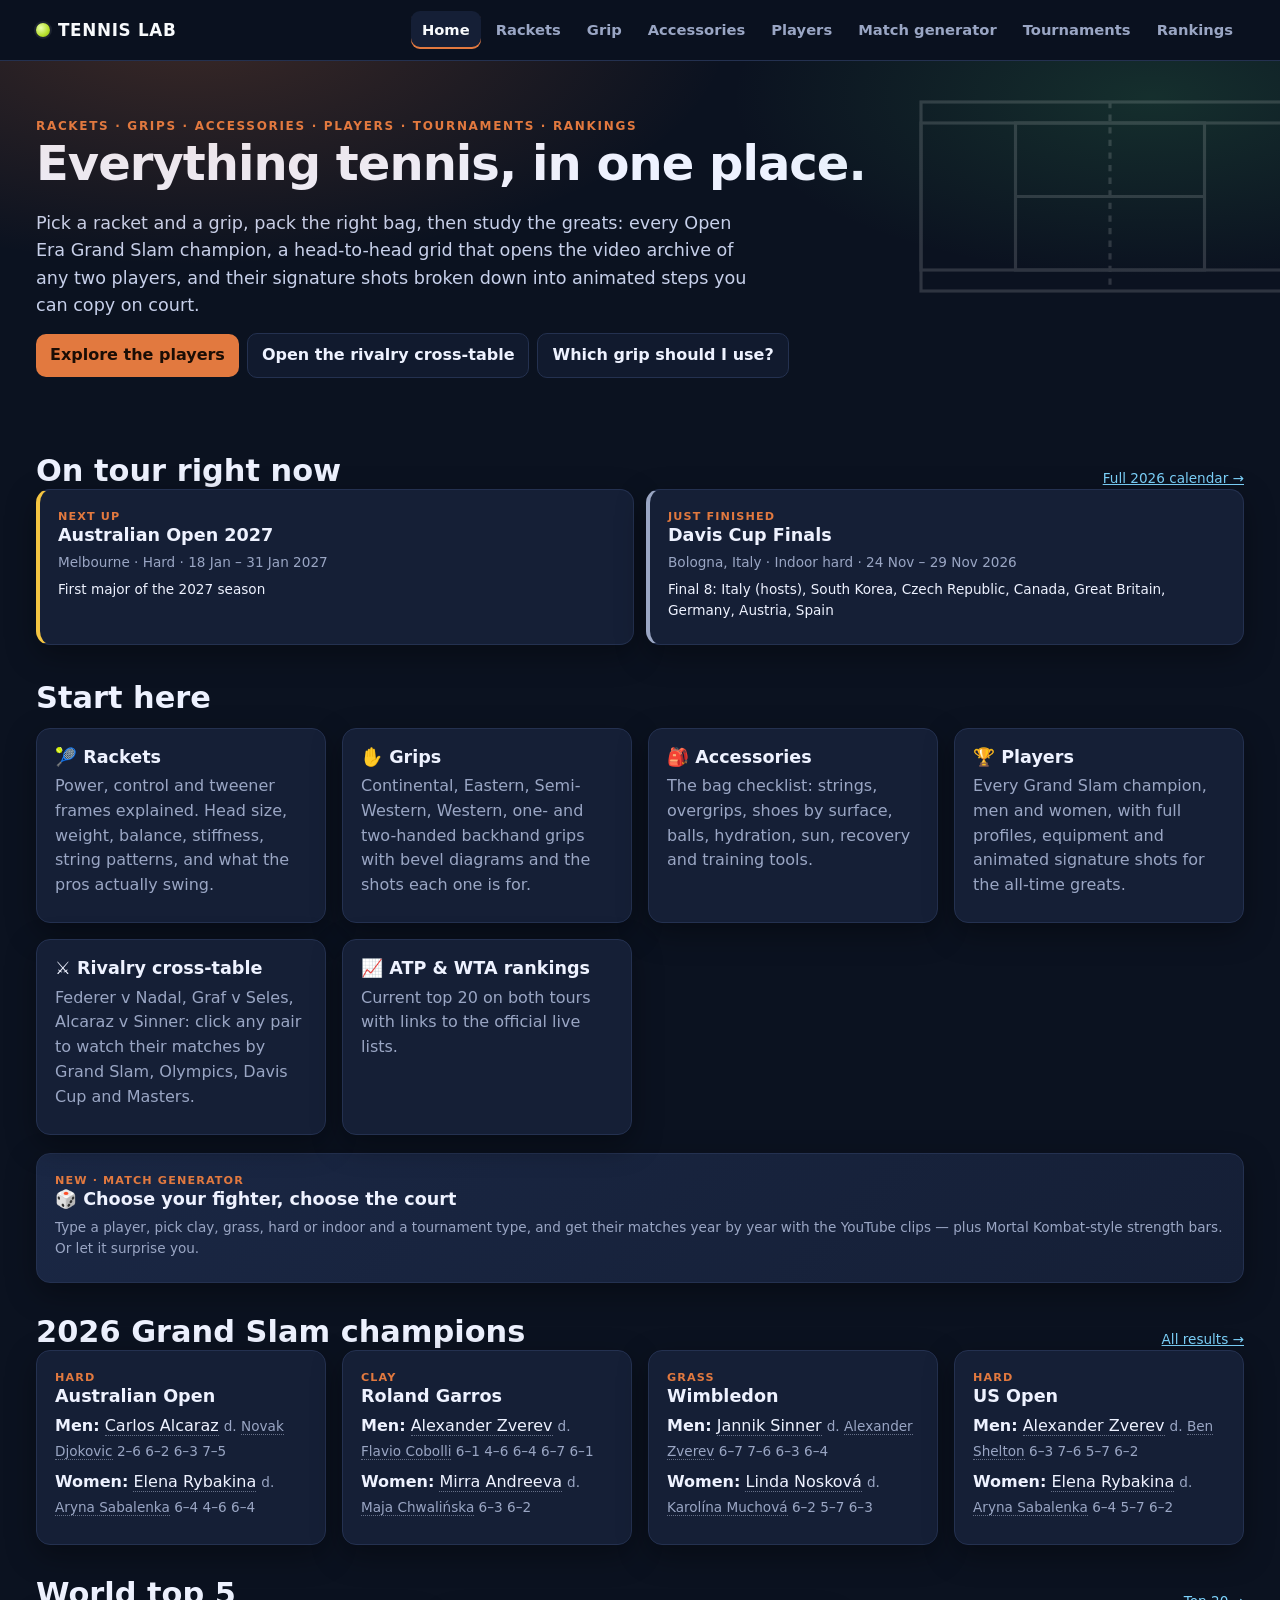
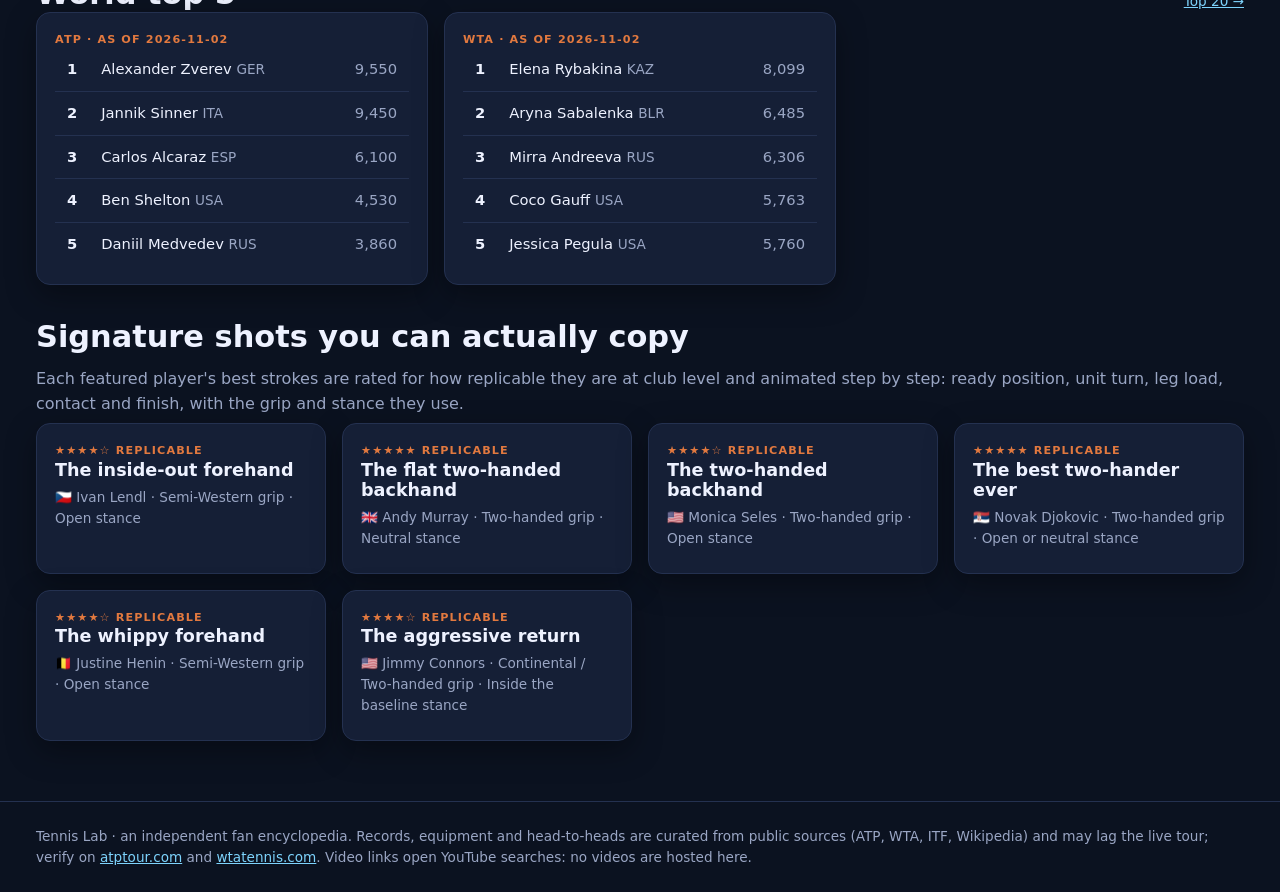
<file: index.html>
<!doctype html><html lang="en"><head><meta charset="utf-8"><meta name="viewport" content="width=device-width,initial-scale=1"><link rel="icon" href="/assets/favicon.svg"><link rel="stylesheet" href="/css/style.css"><script src="/js/common.js"></script><title>Tennis Lab — rackets, grips, players, rivalries and signature shots</title><meta name="description" content="A tennis encyclopedia: racket and grip guides, every Grand Slam champion, a head-to-head video archive and animated signature shots you can copy."></head><body>
<div id="site-header"></div>
<section class="hero"><div class="wrap">
<svg class="court-lines" viewBox="0 0 400 220" fill="none" stroke="#fff" stroke-width="3"><rect x="20" y="20" width="360" height="180"/><rect x="20" y="40" width="360" height="140"/><line x1="200" y1="20" x2="200" y2="200" stroke-dasharray="6 6"/><rect x="110" y="40" width="180" height="140"/><line x1="110" y1="110" x2="290" y2="110"/></svg>
<div class="kicker">Rackets · Grips · Accessories · Players · Tournaments · Rankings</div>
<h1>Everything tennis, in one place.</h1>
<p class="lead">Pick a racket and a grip, pack the right bag, then study the greats: every Open Era Grand Slam champion, a head-to-head grid that opens the video archive of any two players, and their signature shots broken down into animated steps you can copy on court.</p>
<div class="controls"><a class="btn" href="/players">Explore the players</a><a class="btn ghost" href="/players#crosstable">Open the rivalry cross-table</a><a class="btn ghost" href="/grip">Which grip should I use?</a></div>
</div></section>
<main class="wrap">
<div class="section-head"><h2>On tour right now</h2><a href="/tournaments" class="small">Full 2026 calendar →</a></div>
<div class="now" id="now"></div>
<h2>Start here</h2>
<div class="grid">
<a class="card link" href="/rackets"><h3>🎾 Rackets</h3><p class="muted">Power, control and tweener frames explained. Head size, weight, balance, stiffness, string patterns, and what the pros actually swing.</p></a>
<a class="card link" href="/grip"><h3>✋ Grips</h3><p class="muted">Continental, Eastern, Semi-Western, Western, one- and two-handed backhand grips with bevel diagrams and the shots each one is for.</p></a>
<a class="card link" href="/accessories"><h3>🎒 Accessories</h3><p class="muted">The bag checklist: strings, overgrips, shoes by surface, balls, hydration, sun, recovery and training tools.</p></a>
<a class="card link" href="/players"><h3>🏆 Players</h3><p class="muted">Every Grand Slam champion, men and women, with full profiles, equipment and animated signature shots for the all-time greats.</p></a>
<a class="card link" href="/players#crosstable"><h3>⚔️ Rivalry cross-table</h3><p class="muted">Federer v Nadal, Graf v Seles, Alcaraz v Sinner: click any pair to watch their matches by Grand Slam, Olympics, Davis Cup and Masters.</p></a>
<a class="card link" href="/rankings"><h3>📈 ATP & WTA rankings</h3><p class="muted">Current top 20 on both tours with links to the official live lists.</p></a>
</div>
<a class="card link" href="/generator" style="margin:18px 0;background:linear-gradient(135deg,#1a2744,#151f36)"><div class="ribbon">New · Match generator</div><h3>🎲 Choose your fighter, choose the court</h3><p class="muted small">Type a player, pick clay, grass, hard or indoor and a tournament type, and get their matches year by year with the YouTube clips — plus Mortal Kombat-style strength bars. Or let it surprise you.</p></a>
<div class="section-head"><h2>2026 Grand Slam champions</h2><a href="/tournaments" class="small">All results →</a></div>
<div class="grid" id="slams"></div>
<div class="section-head"><h2>World top 5</h2><a href="/rankings" class="small">Top 20 →</a></div>
<div class="grid wide" id="top5"></div>
<h2>Signature shots you can actually copy</h2>
<p class="muted">Each featured player's best strokes are rated for how replicable they are at club level and animated step by step: ready position, unit turn, leg load, contact and finish, with the grip and stance they use.</p>
<div class="grid" id="shotpicks"></div>
</main>
<div id="site-footer"></div>
<script>
(async()=>{
 const [T,R,P]=await TL.load('tournaments','rankings','players');
 const byName=Object.fromEntries(P.map(p=>[p.name,p])); const pl=n=>TL.plink(byName[n],n);
 const today=new Date(); const d=s=>new Date(s+'T00:00:00');
 const fmt=(a,b)=>{const o={day:'numeric',month:'short'};return d(a).toLocaleDateString('en-GB',o)+' – '+d(b).toLocaleDateString('en-GB',{...o,year:'numeric'})};
 const events=[...T.slams.map(s=>({name:s.name,city:s.city,surface:s.surface,start:s.start,end:s.end,note:s.men.champion?`Champions: ${s.men.champion} · ${s.women.champion}`:''})),...T.upcoming];
 const live=events.filter(e=>d(e.start)<=today&&today<=d(e.end)); const next=events.filter(e=>d(e.start)>today).sort((a,b)=>d(a.start)-d(b.start)).slice(0,live.length?2:3); const last=events.filter(e=>d(e.end)<today).sort((a,b)=>d(b.end)-d(a.end))[0];
 document.getElementById('now').innerHTML=[...live.map(e=>({...e,k:'',tag:'Happening now'})),...next.map(e=>({...e,k:'next',tag:'Next up'})),...(last?[{...last,k:'done',tag:'Just finished'}]:[])].map(e=>`<div class="card ${e.k}"><div class="ribbon">${e.tag}</div><h3>${TL.esc(e.name)}</h3><p class="muted small">${TL.esc(e.city)} · ${TL.esc(e.surface)} · ${fmt(e.start,e.end)}</p><p class="small">${TL.esc(e.note||'')}</p></div>`).join('');
 document.getElementById('slams').innerHTML=T.slams.map(s=>`<div class="card"><div class="ribbon">${TL.esc(s.surface)}</div><h3>${TL.esc(s.name)}</h3><p><b>Men:</b> ${pl(s.men.champion)} <span class="muted small">d. ${pl(s.men.runnerUp)} ${TL.esc(s.men.score)}</span></p><p><b>Women:</b> ${pl(s.women.champion)} <span class="muted small">d. ${pl(s.women.runnerUp)} ${TL.esc(s.women.score)}</span></p></div>`).join('');
 const row=(list,label)=>`<div class="card"><div class="ribbon">${label} · as of ${R.asOf}</div><table>${list.slice(0,5).map(r=>`<tr><td class="num" style="width:30px"><b>${r.rank}</b></td><td>${TL.esc(r.player)} <span class="muted small">${r.country}</span></td><td class="num muted">${r.points.toLocaleString()}</td></tr>`).join('')}</table></div>`;
 document.getElementById('top5').innerHTML=row(R.atp,'ATP')+row(R.wta,'WTA');
 const picks=P.filter(p=>p.featured).flatMap(p=>p.shots.filter(s=>s.replicable>=4).map(s=>({p,s}))).sort(()=>Math.random()-.5).slice(0,6);
 document.getElementById('shotpicks').innerHTML=picks.map(({p,s})=>`<a class="card link" href="/player?id=${p.id}#shots"><div class="ribbon">${'★'.repeat(s.replicable)}${'☆'.repeat(5-s.replicable)} replicable</div><h3>${TL.esc(s.name)}</h3><p class="muted small">${TL.flag(p)} ${TL.esc(p.name)} · ${TL.esc(s.grip)} grip · ${TL.esc(s.stance)} stance</p></a>`).join('');
})();
</script></body></html>
</file>
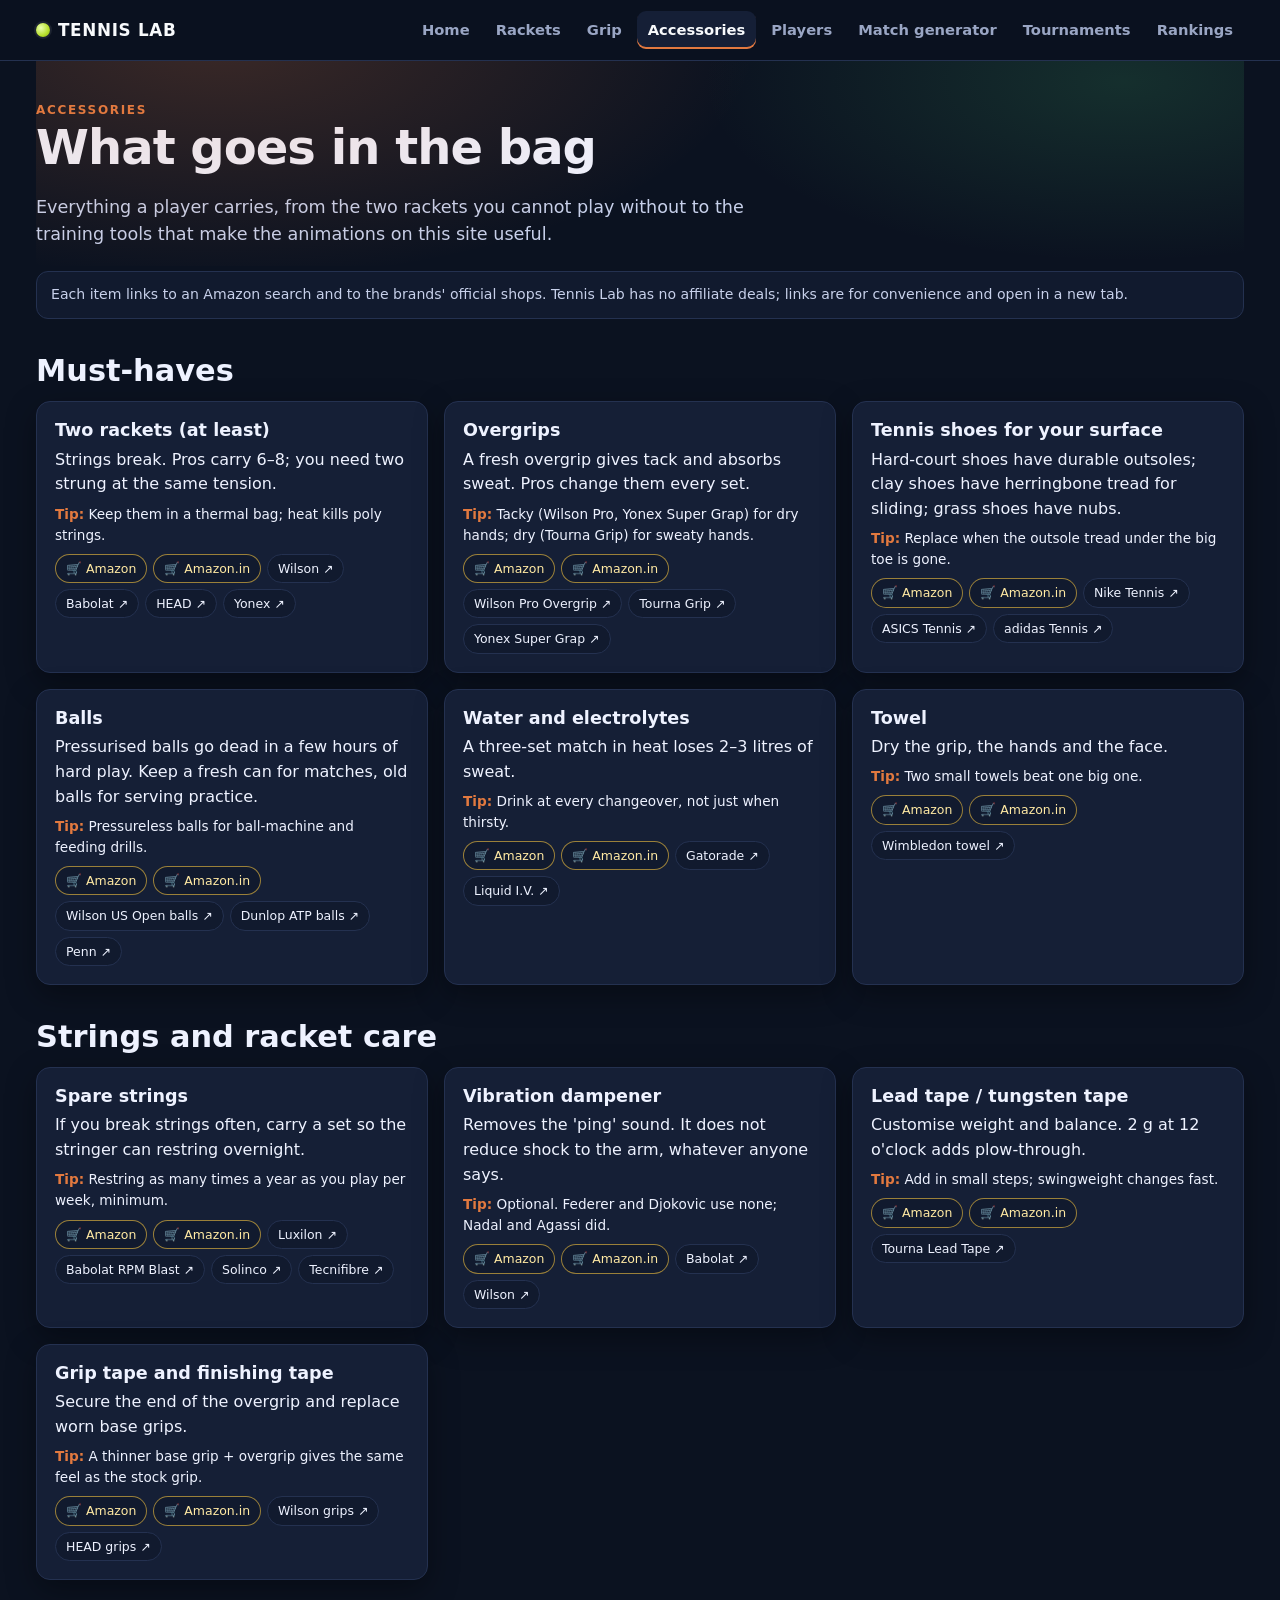
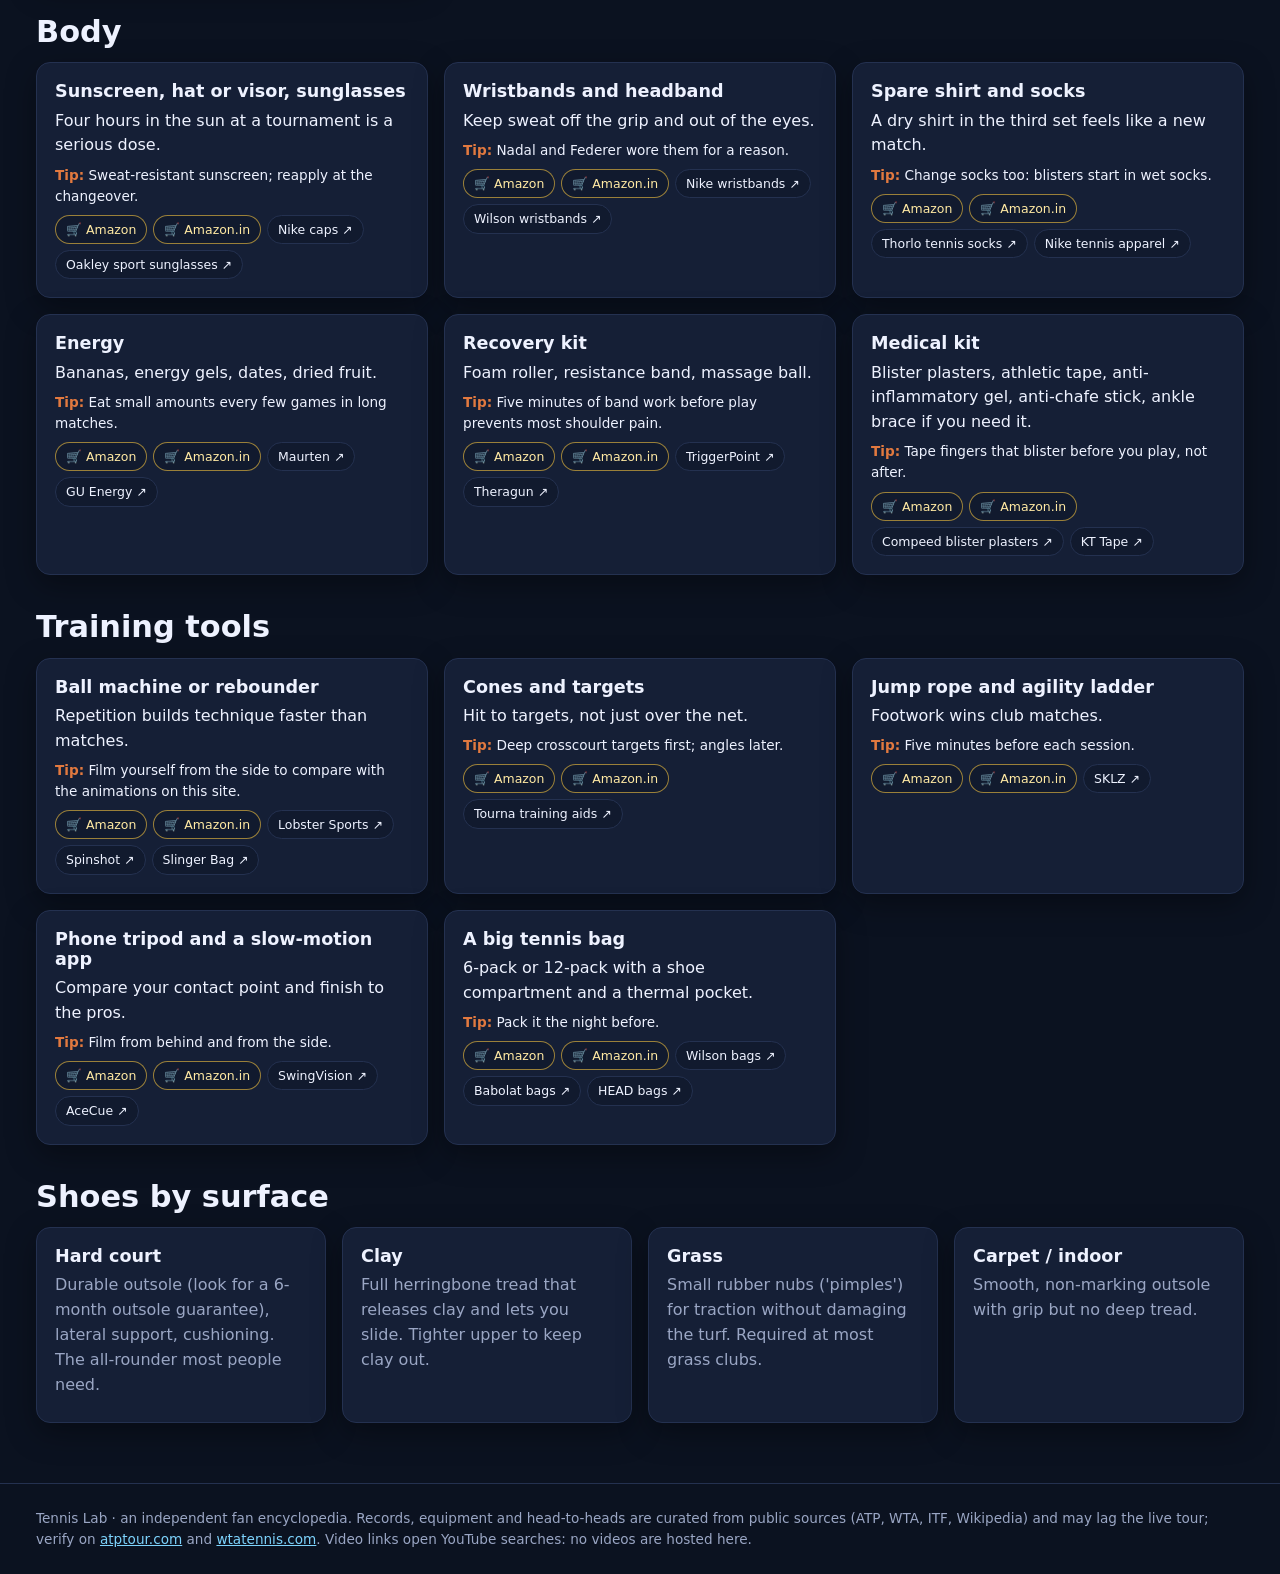
<file: accessories.html>
<!doctype html><html lang="en"><head><meta charset="utf-8"><meta name="viewport" content="width=device-width,initial-scale=1"><link rel="icon" href="/assets/favicon.svg"><link rel="stylesheet" href="/css/style.css"><script src="/js/common.js"></script><title>Tennis accessories and bag checklist — Tennis Lab</title></head><body>
<div id="site-header"></div>
<main class="wrap"><section class="hero" style="padding:40px 0 10px"><div class="kicker">Accessories</div><h1>What goes in the bag</h1><p class="lead">Everything a player carries, from the two rackets you cannot play without to the training tools that make the animations on this site useful.</p></section>
<p class="notice">Each item links to an Amazon search and to the brands' official shops. Tennis Lab has no affiliate deals; links are for convenience and open in a new tab.</p><div id="groups"></div>
<h2>Shoes by surface</h2><div class="grid">
<div class="card"><h3>Hard court</h3><p class="muted">Durable outsole (look for a 6-month outsole guarantee), lateral support, cushioning. The all-rounder most people need.</p></div>
<div class="card"><h3>Clay</h3><p class="muted">Full herringbone tread that releases clay and lets you slide. Tighter upper to keep clay out.</p></div>
<div class="card"><h3>Grass</h3><p class="muted">Small rubber nubs ('pimples') for traction without damaging the turf. Required at most grass clubs.</p></div>
<div class="card"><h3>Carpet / indoor</h3><p class="muted">Smooth, non-marking outsole with grip but no deep tread.</p></div>
</div></main><div id="site-footer"></div>
<script>(async()=>{const [A]=await TL.load('accessories');document.getElementById('groups').innerHTML=A.map(g=>`<h2>${TL.esc(g.group)}</h2><div class="grid wide">${g.items.map(i=>`<div class="card"><h3>${TL.esc(i.name)}</h3><p>${TL.esc(i.why)}</p><p class="small"><b style="color:var(--clay)">Tip:</b> ${TL.esc(i.tip)}</p>${i.buy?`<div class="buy"><a class="amz" target="_blank" rel="noopener nofollow" href="https://www.amazon.com/s?k=${encodeURIComponent(i.buy.amazon)}">🛒 Amazon</a><a class="amz" target="_blank" rel="noopener nofollow" href="https://www.amazon.in/s?k=${encodeURIComponent(i.buy.amazon)}">🛒 Amazon.in</a>${i.buy.official.map(([n,u])=>`<a target="_blank" rel="noopener nofollow" href="${u}">${TL.esc(n)} ↗</a>`).join('')}</div>`:''}</div>`).join('')}</div>`).join('');})();</script></body></html>
</file>
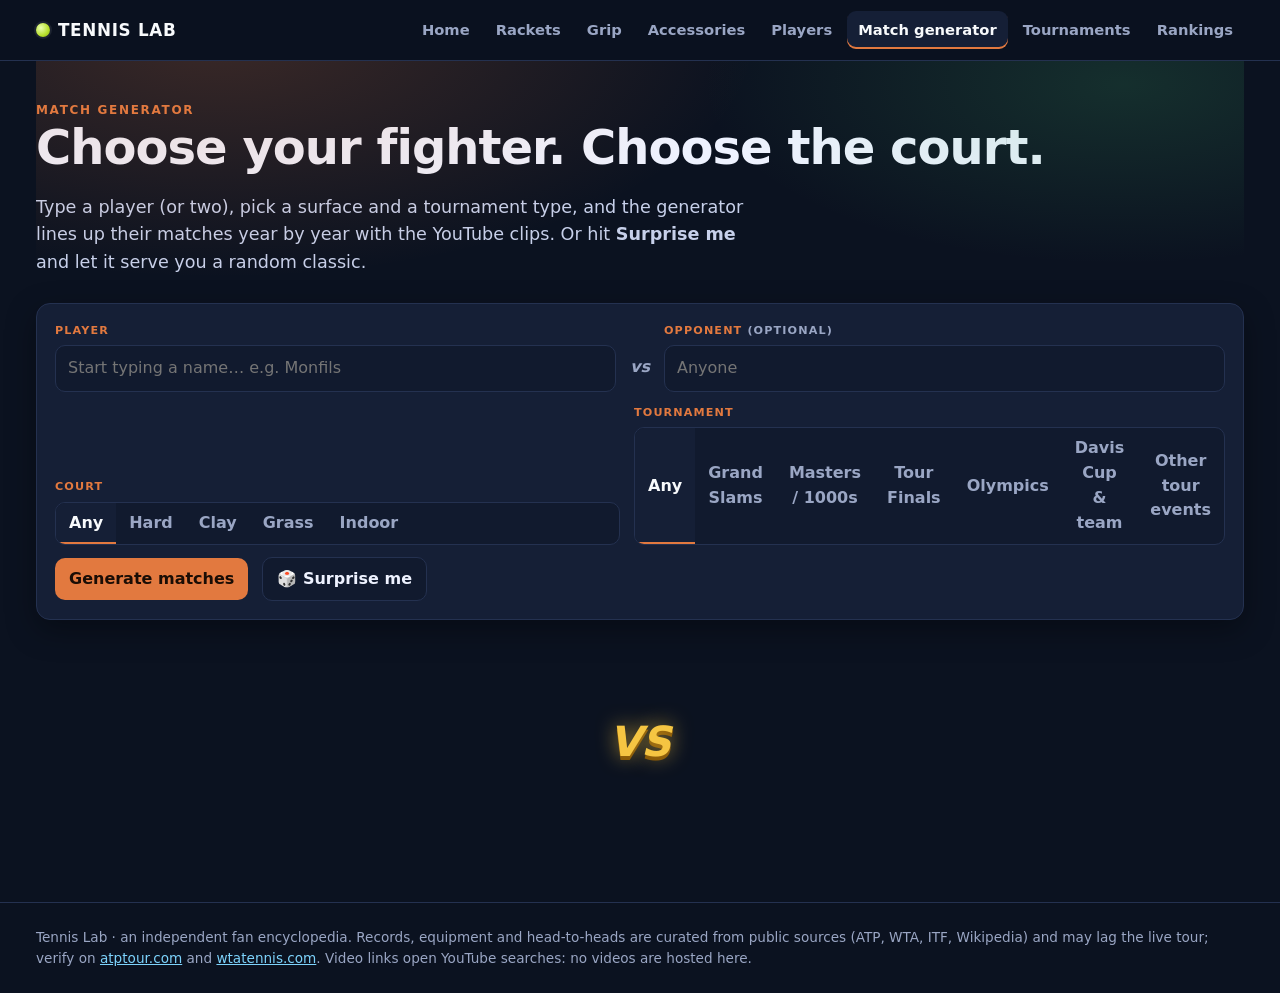
<file: generator.html>
<!doctype html><html lang="en"><head><meta charset="utf-8"><meta name="viewport" content="width=device-width,initial-scale=1"><link rel="icon" href="/assets/favicon.svg"><link rel="stylesheet" href="/css/style.css"><script src="/js/common.js"></script><title>Match generator — pick a player, a court and a tournament, get the videos — Tennis Lab</title></head><body>
<div id="site-header"></div>
<main class="wrap">
<section class="hero" style="padding:40px 0 10px"><div class="kicker">Match generator</div><h1>Choose your fighter. Choose the court.</h1><p class="lead">Type a player (or two), pick a surface and a tournament type, and the generator lines up their matches year by year with the YouTube clips. Or hit <b>Surprise me</b> and let it serve you a random classic.</p></section>

<div class="gen-controls card">
 <div class="gen-row">
  <label class="gen-field"><span class="ribbon">Player</span><input type="text" id="p1" list="names" placeholder="Start typing a name… e.g. Monfils" autocomplete="off"></label>
  <div class="gen-vs">vs</div>
  <label class="gen-field"><span class="ribbon">Opponent <span class="muted">(optional)</span></span><input type="text" id="p2" list="names" placeholder="Anyone" autocomplete="off"></label>
 </div>
 <datalist id="names"></datalist>
 <div class="gen-row">
  <div class="gen-field"><span class="ribbon">Court</span><div class="seg" id="surf"><button class="on" data-v="any">Any</button><button data-v="hard">Hard</button><button data-v="clay">Clay</button><button data-v="grass">Grass</button><button data-v="indoor">Indoor</button></div></div>
  <div class="gen-field"><span class="ribbon">Tournament</span><div class="seg" id="cat"><button class="on" data-v="any">Any</button><button data-v="slam">Grand Slams</button><button data-v="m1000">Masters / 1000s</button><button data-v="finals">Tour Finals</button><button data-v="oly">Olympics</button><button data-v="team">Davis Cup &amp; team</button><button data-v="tour">Other tour events</button></div></div>
 </div>
 <div class="gen-row gen-actions">
  <button class="btn" id="go">Generate matches</button>
  <button class="btn ghost" id="rnd">🎲 Surprise me</button>
  <span class="muted small" id="gcount"></span>
 </div>
</div>

<div class="stage" id="stage" hidden>
 <div class="fighter-slot" id="f1"></div>
 <div class="vsflash" id="vsflash">VS</div>
 <div class="fighter-slot" id="f2"></div>
</div>

<div id="pick"></div>
<div id="results"></div>
</main><div id="site-footer"></div>
<script>
(async()=>{
 const [P,RV]=await TL.load('players','rivalries'); let V={matches:{},rivalries:{},shots:{},players:{}}; try{[V]=await TL.load('videos');}catch(e){}
 const byName=Object.fromEntries(P.map(p=>[p.name,p])), byId=Object.fromEntries(P.map(p=>[p.id,p]));
 const last=n=>n.split(' ').slice(-1)[0];
 const norm=s=>s.toLowerCase().normalize('NFD').replace(/[̀-ͯ]/g,'').trim();
 const findP=q=>{q=norm(q);if(!q)return null;return byName[Object.keys(byName).find(n=>norm(n)===q)]||P.find(p=>norm(p.name).includes(q))||P.find(p=>norm(last(p.name))===q)||null};

 // Surface by event (and year, where the event moved) and tournament category.
 const CLAY=['Roland Garros','Rome','Monte Carlo','Barcelona','Hamburg','Umag','Houston'], GRASS=['Wimbledon',"Queen's Club",'Halle'], INDOOR=['ATP Finals','WTA Finals','Paris','Basel','Rotterdam','Vienna','Sofia','Masters (NY)','Philadelphia','Laver Cup'];
 const OLY={1988:'hard',1992:'clay',1996:'hard',2000:'hard',2004:'hard',2008:'hard',2012:'grass',2016:'hard',2020:'hard',2021:'hard',2024:'clay'};
 function surf(e,y,tour){
  if(e==='Australian Open')return y<=1987?'grass':'hard';
  if(e==='US Open')return y<=1974?'grass':y<=1977?'clay':'hard';
  if(e==='Madrid')return y>=2009?'clay':'indoor';
  if(e==='Stuttgart')return tour==='ATP'&&y>=2015?'grass':'clay';
  if(e==='Acapulco')return y>=2014?'hard':'clay';
  if(e==='Olympics')return OLY[y]||'hard';
  if(e==='Davis Cup')return 'mixed';
  if(CLAY.includes(e))return 'clay'; if(GRASS.includes(e))return 'grass'; if(INDOOR.includes(e))return 'indoor'; return 'hard';
 }
 const SLAMS=['Australian Open','Roland Garros','Wimbledon','US Open'], TEAM=['Davis Cup','Fed Cup','Billie Jean King Cup','Laver Cup','United Cup','Hopman Cup'], FINALS=['ATP Finals','WTA Finals','Masters (NY)','Masters'], M1000=['Indian Wells','Miami','Rome','Madrid','Cincinnati','Monte Carlo','Shanghai','Paris','Montreal','Toronto','Canadian Open','Hamburg','Wuhan'];
 const cat=(e,tour)=>SLAMS.includes(e)?'slam':e==='Olympics'?'oly':TEAM.includes(e)?'team':FINALS.includes(e)?'finals':(M1000.includes(e)||(e==='Beijing'&&tour==='WTA'))?'m1000':'tour';
 const SURFL={hard:'Hard court',clay:'Clay',grass:'Grass',indoor:'Indoor hard',mixed:'Davis Cup (varies)'}, CATL={slam:'Grand Slam',m1000:'Masters / 1000',finals:'Tour Finals',oly:'Olympics',team:'Team event',tour:'Tour event'};
 const ROUND={F:'Final',SF:'Semifinal',QF:'Quarterfinal',R16:'Round of 16',R32:'Third round',R64:'Second round',R128:'First round',RR:'Round robin'};
 // Flatten every curated meeting once.
 const ALL=[];RV.forEach(r=>{const a=byName[r.a],b=byName[r.b];if(!a||!b)return;r.meetings.forEach(m=>ALL.push({r,a,b,...m,s:surf(m.event,m.year,a.tour),c:cat(m.event,a.tour),vids:V.matches[[r.a,r.b,m.year,m.event,m.round].join('|')]||[]}))});

 const state={p1:null,p2:null,surf:'any',cat:'any'};
 document.getElementById('names').innerHTML=P.slice().sort((a,b)=>a.name.localeCompare(b.name)).map(p=>`<option value="${TL.esc(p.name)}">${TL.flag(p)} ${p.tour} · ${TL.slams(p)} majors</option>`).join('');
 const filtered=()=>ALL.filter(m=>(!state.p1||m.a===state.p1||m.b===state.p1)&&(!state.p2||m.a===state.p2||m.b===state.p2)&&(state.surf==='any'||m.s===state.surf||(state.surf==='hard'&&m.s==='indoor'))&&(state.cat==='any'||m.c===state.cat));

 // ---- Fighter cards (character-select screen) ----
 const KEYS=[['serve','Serve'],['forehand','Forehand'],['backhand','Backhand'],['return','Return'],['volley','Net game'],['movement','Movement'],['mental','Clutch']];
 const overall=p=>Math.round(Object.values(p.ratings||{}).reduce((a,b)=>a+b,0)/7);
 function fighter(p,side){
  const slot=document.getElementById(side);
  if(!p){slot.innerHTML=`<div class="fighter empty"><div class="qmark">?</div><p class="muted small">${side==='f1'?'Pick a player':'Any opponent'}</p></div>`;return;}
  const best=(V.players[p.id+'|best']||[])[0];
  const bg=best?`style="background-image:linear-gradient(180deg,rgba(11,18,32,.15),rgba(11,18,32,.95)),url(https://i.ytimg.com/vi/${best.id}/hqdefault.jpg)"`:'';
  slot.innerHTML=`<div class="fighter ${p.tour==='ATP'?'atp':'wta'}" ${bg}>
   <div class="bigflag">${TL.flag(p)}</div>
   <div class="fname"><span class="first">${TL.esc(p.name.split(' ').slice(0,-1).join(' '))}</span><span class="lastname">${TL.esc(last(p.name))}</span></div>
   <div class="ftag">${TL.esc(p.style||'')}</div>
   <div class="fmeta"><span class="pill">${TL.slams(p)} majors</span><span class="pill">${p.hand==='L'?'Lefty':'Righty'} · ${p.backhand==='1'?'1HBH':'2HBH'}</span><span class="pill gold">OVR ${overall(p)}</span></div>
   <div class="bars">${KEYS.map(([k,l],i)=>`<div class="bar"><span>${l}</span><div class="track"><i style="--w:${p.ratings?.[k]||60}%;--d:${i*90}ms"></i></div><b>${p.ratings?.[k]||60}</b></div>`).join('')}</div>
   <a class="small" href="/player?id=${p.id}">Full profile →</a>
  </div>`;
  requestAnimationFrame(()=>requestAnimationFrame(()=>slot.querySelector('.fighter').classList.add('in')));
 }
 function stage(){const st=document.getElementById('stage');if(!state.p1&&!state.p2){st.hidden=true;return;}st.hidden=false;fighter(state.p1,'f1');fighter(state.p2,'f2');const v=document.getElementById('vsflash');v.classList.remove('hit');void v.offsetWidth;v.classList.add('hit');}

 // ---- Results ----
 const chips=m=>`<span class="pill ${m.s}">${SURFL[m.s]}</span><span class="pill">${CATL[m.c]}</span>`;
 const matchCard=(m,big)=>{const v=m.vids[0];const vs=`${m.a.name} vs ${m.b.name}`;const q=TL.yt(`${vs} ${m.event} ${m.year} ${(ROUND[m.round]||m.round).toLowerCase()} highlights`);
  return`<div class="mcard ${big?'big':''}"><div class="mhead"><span class="yr">${m.year}</span><div><b>${TL.esc(m.event)} · ${TL.esc(ROUND[m.round]||m.round)}</b><br><span class="small">${TL.flag(m.a)} ${TL.plink(m.a)} <span class="muted">vs</span> ${TL.flag(m.b)} ${TL.plink(m.b)} · <span class="muted">${TL.esc(m.winner)} won ${TL.esc(m.score)}</span></span><div style="margin-top:4px">${chips(m)}</div></div></div>
  ${v?`<div class="mvid">${TL.video(v)}</div>`:`<div class="searchall"><a target="_blank" rel="noopener" href="${q}">▶ Find this match on YouTube</a></div>`}
  ${m.vids.length>1&&big?`<div class="vidgrid">${m.vids.slice(1,4).map(x=>TL.video(x)).join('')}</div>`:''}
  <div class="searchall small"><a target="_blank" rel="noopener" href="${q}">▶ More of this match</a><a href="/players?h2h=${m.a.id},${m.b.id}#crosstable">Full ${TL.esc(last(m.a.name))}–${TL.esc(last(m.b.name))} archive →</a></div></div>`};
 const surfWord={any:'',hard:'hard court',clay:'clay court',grass:'grass court',indoor:'indoor'}, catWord={any:'',slam:'grand slam',m1000:'masters 1000',finals:'ATP Finals OR WTA Finals',oly:'olympics',team:'davis cup',tour:'ATP 500 OR ATP 250 OR WTA 500'};
 function fallback(){
  const n1=state.p1?state.p1.name:document.getElementById('p1').value.trim(), n2=state.p2?state.p2.name:document.getElementById('p2').value.trim();
  if(!n1&&!n2)return'';
  const who=n1&&n2?`${n1} vs ${n2}`:(n1||n2); const ctx=[surfWord[state.surf],catWord[state.cat]].filter(Boolean).join(' ');
  const yrs=[];for(let i=0;i<4;i++)yrs.push(1995+Math.floor(Math.random()*31));
  return`<div class="card" style="margin-top:16px"><div class="ribbon">Beyond the curated archive</div><h3>${TL.esc(who)}${ctx?` · ${TL.esc(ctx)}`:''}</h3><p class="small muted">The curated archive only covers champions and their big rivalries. These searches open YouTube directly for the combination you chose — including players who are not in the database (Dustin Brown fans, this is for you).</p><div class="searchall"><a target="_blank" rel="noopener" href="${TL.yt(`${who} ${ctx} highlights`)}">▶ ${TL.esc(who)} ${TL.esc(ctx)} highlights</a><a target="_blank" rel="noopener" href="${TL.yt(`${who} ${ctx} full match`)}">▶ Full match</a><a target="_blank" rel="noopener" href="${TL.yt(`${who} best points`)}">▶ Best points</a>${yrs.map(y=>`<a target="_blank" rel="noopener" href="${TL.yt(`${who} ${y} ${ctx} highlights`)}">🎲 ${y}</a>`).join('')}</div></div>`;
 }
 function render(pick){
  const ms=filtered().sort((x,y)=>y.year-x.year||x.event.localeCompare(y.event));
  document.getElementById('gcount').textContent=ms.length?`${ms.length} curated match${ms.length>1?'es':''} with ${ms.reduce((n,m)=>n+m.vids.length,0)} videos`:'';
  const pk=document.getElementById('pick'), rs=document.getElementById('results');
  pk.innerHTML=pick?`<div class="section-head"><h2>🎲 Tonight's match</h2><button class="btn ghost sm" id="again">Spin again</button></div>${matchCard(pick,true)}`:'';
  if(pick){document.getElementById('again').onclick=()=>surprise();pk.scrollIntoView({behavior:'smooth',block:'start'});}
  if(!ms.length){rs.innerHTML=(state.p1||document.getElementById('p1').value?`<p class="muted" style="margin-top:14px">No curated meeting matches that combination yet.</p>`:'')+fallback();return;}
  const years=[...new Set(ms.map(m=>m.year))];
  rs.innerHTML=`<div class="section-head"><h2>Year by year</h2><span class="muted small">${years[years.length-1]}–${years[0]} · newest first</span></div>${years.map(y=>`<h3 class="yearhead">${y} <span class="muted small">${ms.filter(m=>m.year===y).length} match${ms.filter(m=>m.year===y).length>1?'es':''}</span></h3><div class="mgrid">${ms.filter(m=>m.year===y).map(m=>matchCard(m)).join('')}</div>`).join('')}${fallback()}`;
 }
 function surprise(){
  let ms=filtered(); if(!ms.length)ms=ALL.filter(m=>m.vids.length); if(!ms.length)ms=ALL;
  const m=ms[Math.floor(Math.random()*ms.length)];
  if(!state.p1){state.p1=m.a;document.getElementById('p1').value=m.a.name;}
  const other=m.a===state.p1?m.b:m.a; state.p2=other; document.getElementById('p2').value=other.name;
  sync(); stage(); render(m);
 }
 function sync(){const u=new URLSearchParams();if(state.p1)u.set('p',state.p1.id);if(state.p2)u.set('o',state.p2.id);if(state.surf!=='any')u.set('court',state.surf);if(state.cat!=='any')u.set('type',state.cat);history.replaceState(null,'',u.toString()?'?'+u:location.pathname);}
 function readInputs(){state.p1=findP(document.getElementById('p1').value);state.p2=findP(document.getElementById('p2').value);if(state.p2&&state.p2===state.p1)state.p2=null;}
 ['p1','p2'].forEach(id=>{const el=document.getElementById(id);el.addEventListener('change',()=>{readInputs();sync();stage();});el.addEventListener('keydown',e=>{if(e.key==='Enter'){readInputs();sync();stage();render();}});});
 ['surf','cat'].forEach(id=>document.querySelectorAll(`#${id} button`).forEach(b=>b.onclick=()=>{document.querySelectorAll(`#${id} button`).forEach(x=>x.classList.toggle('on',x===b));state[id]=b.dataset.v;sync();if(state.p1||state.p2)render();}));
 document.getElementById('go').onclick=()=>{readInputs();sync();stage();render();};
 document.getElementById('rnd').onclick=()=>{readInputs();surprise();};
 // Deep link: ?p=id&o=id&court=clay&type=slam
 const q=TL.q(); if(q.p&&byId[q.p]){document.getElementById('p1').value=byId[q.p].name;} if(q.o&&byId[q.o]){document.getElementById('p2').value=byId[q.o].name;}
 if(q.court){state.surf=q.court;document.querySelectorAll('#surf button').forEach(x=>x.classList.toggle('on',x.dataset.v===q.court));} if(q.type){state.cat=q.type;document.querySelectorAll('#cat button').forEach(x=>x.classList.toggle('on',x.dataset.v===q.type));}
 if(q.p){readInputs();stage();render();}
})();
</script></body></html>
</file>
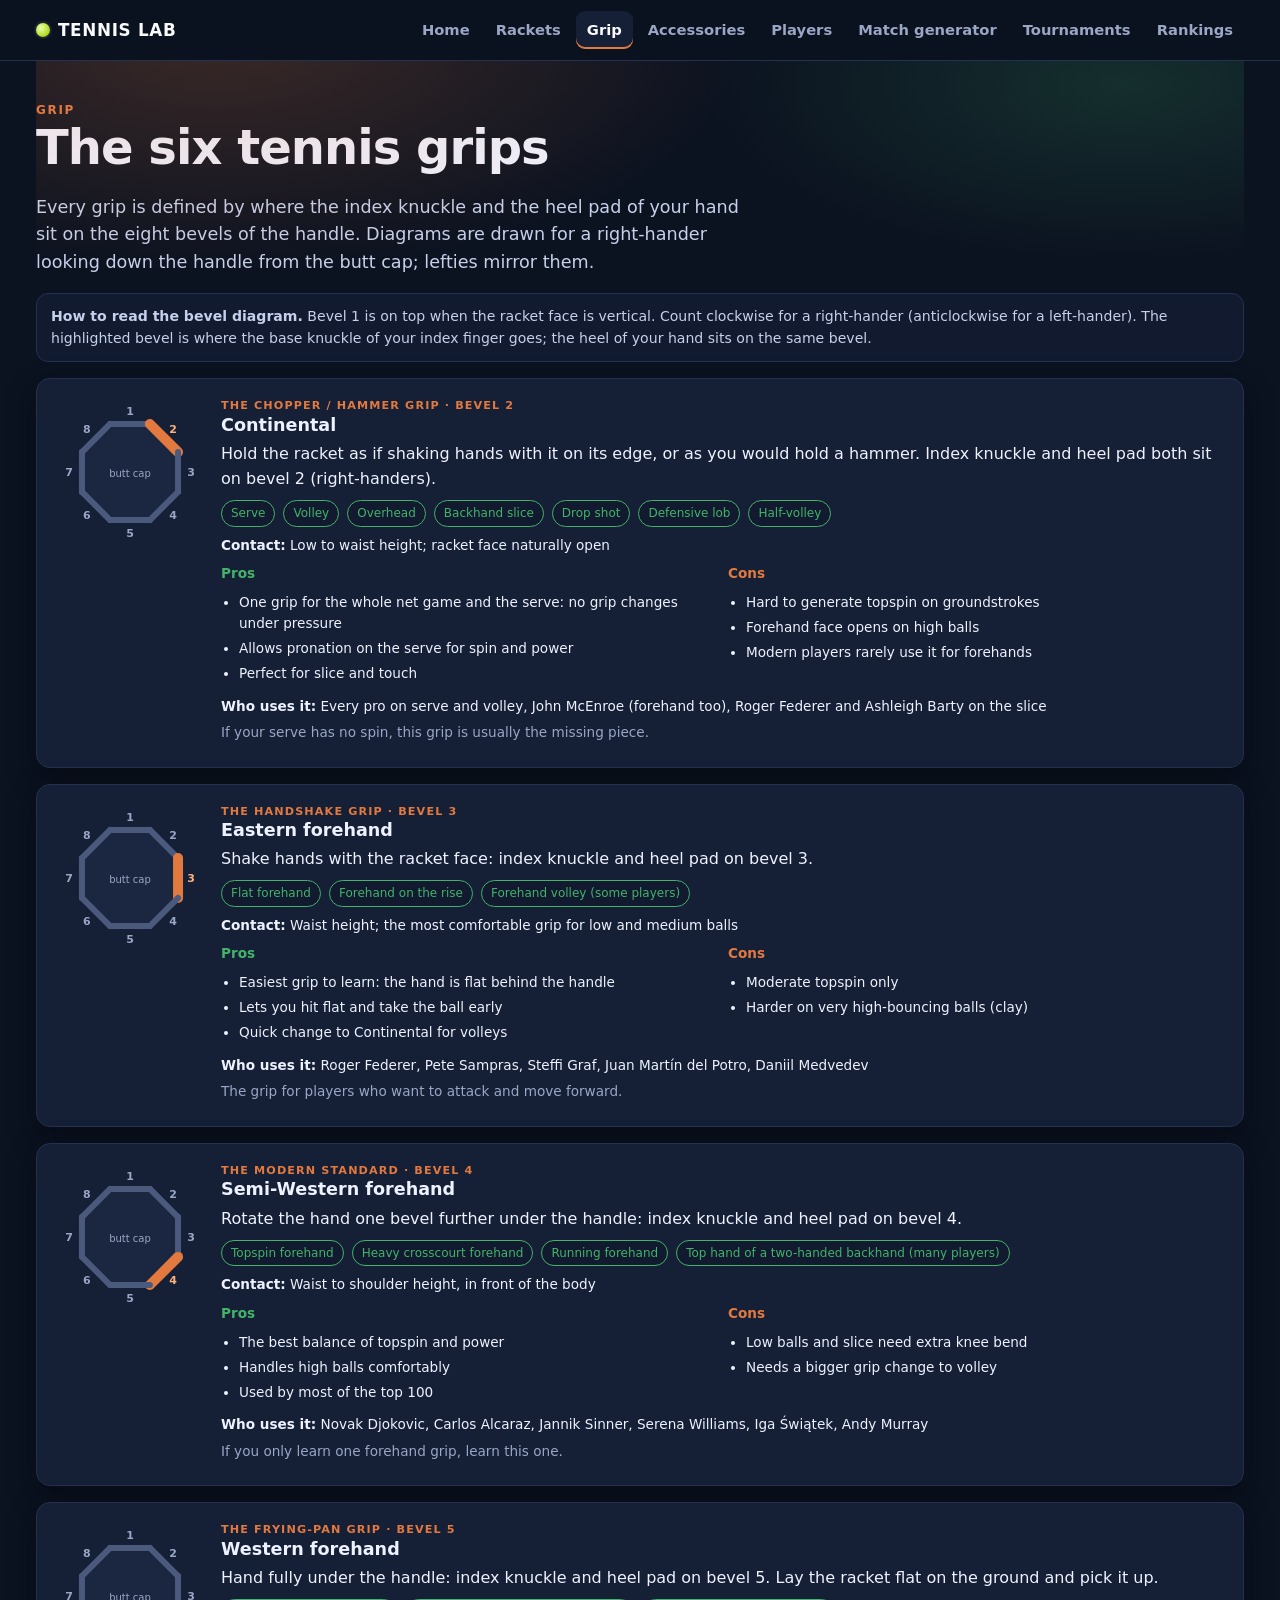
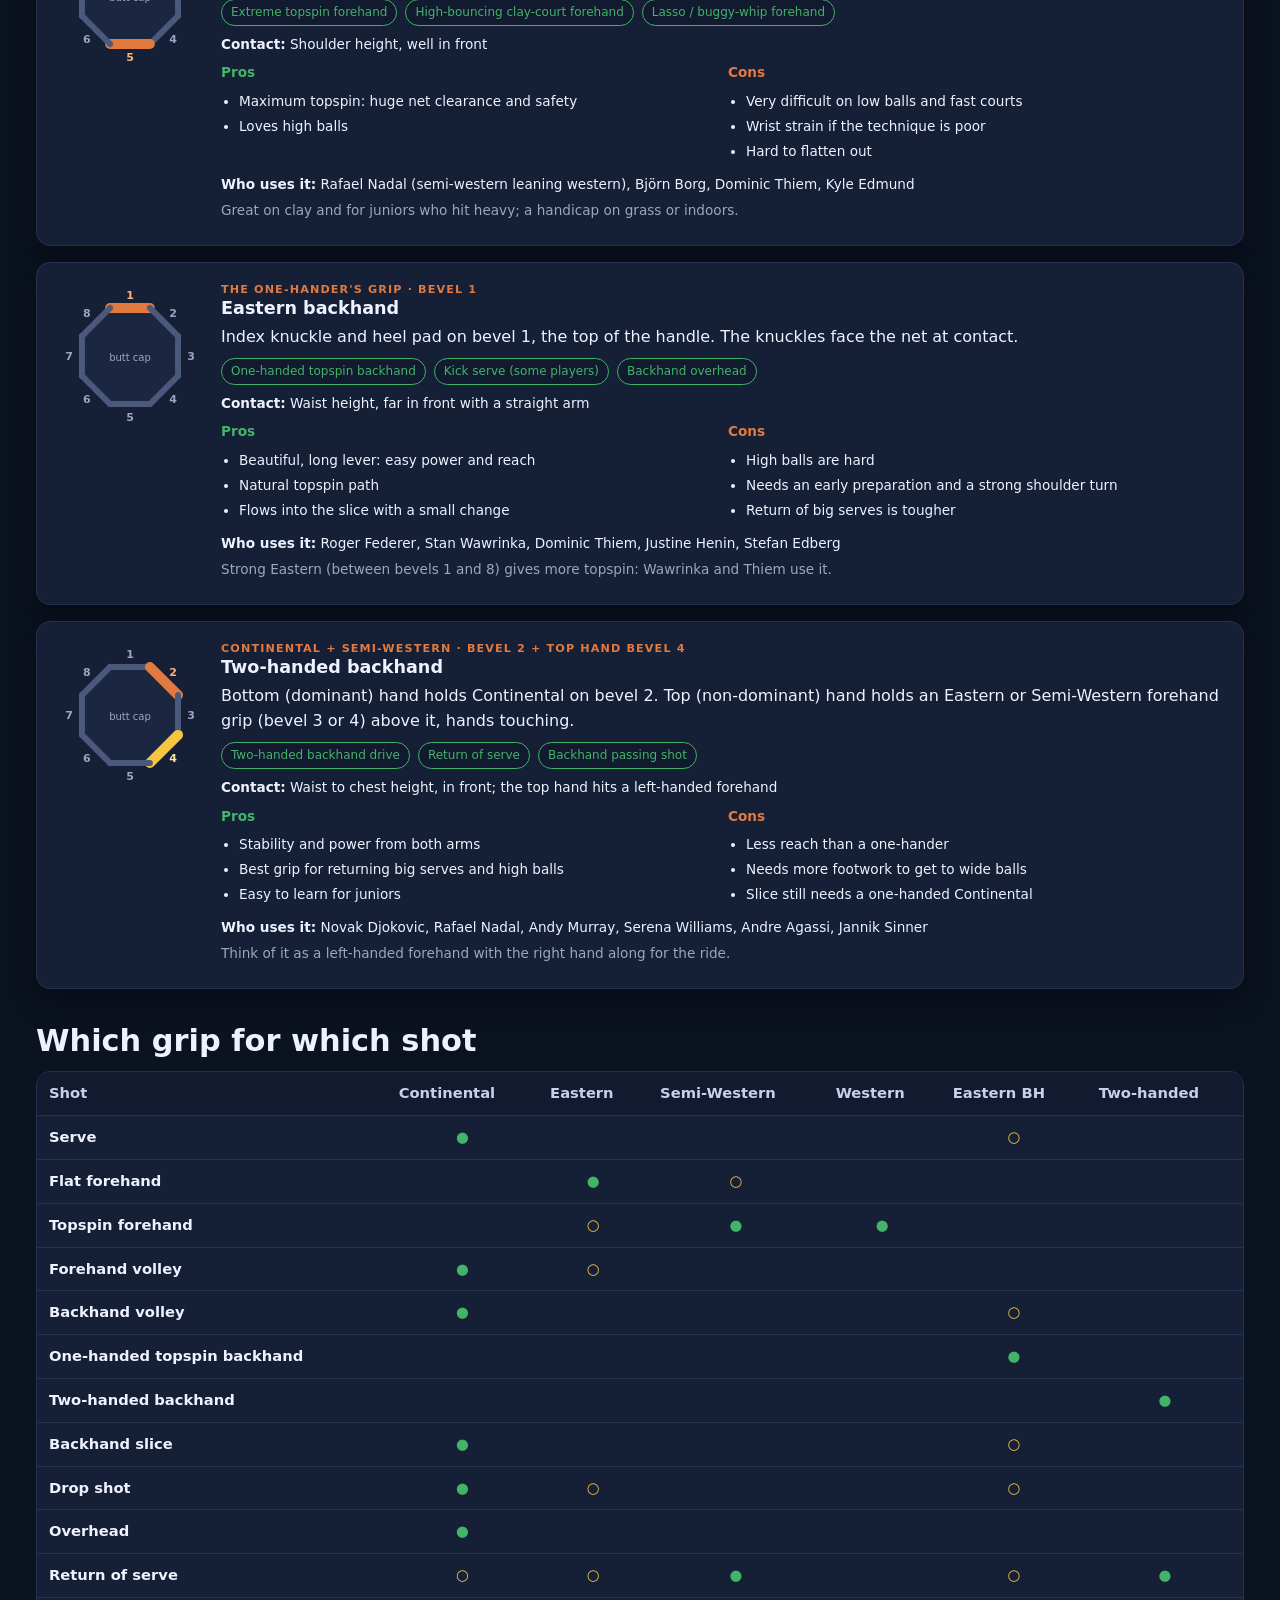
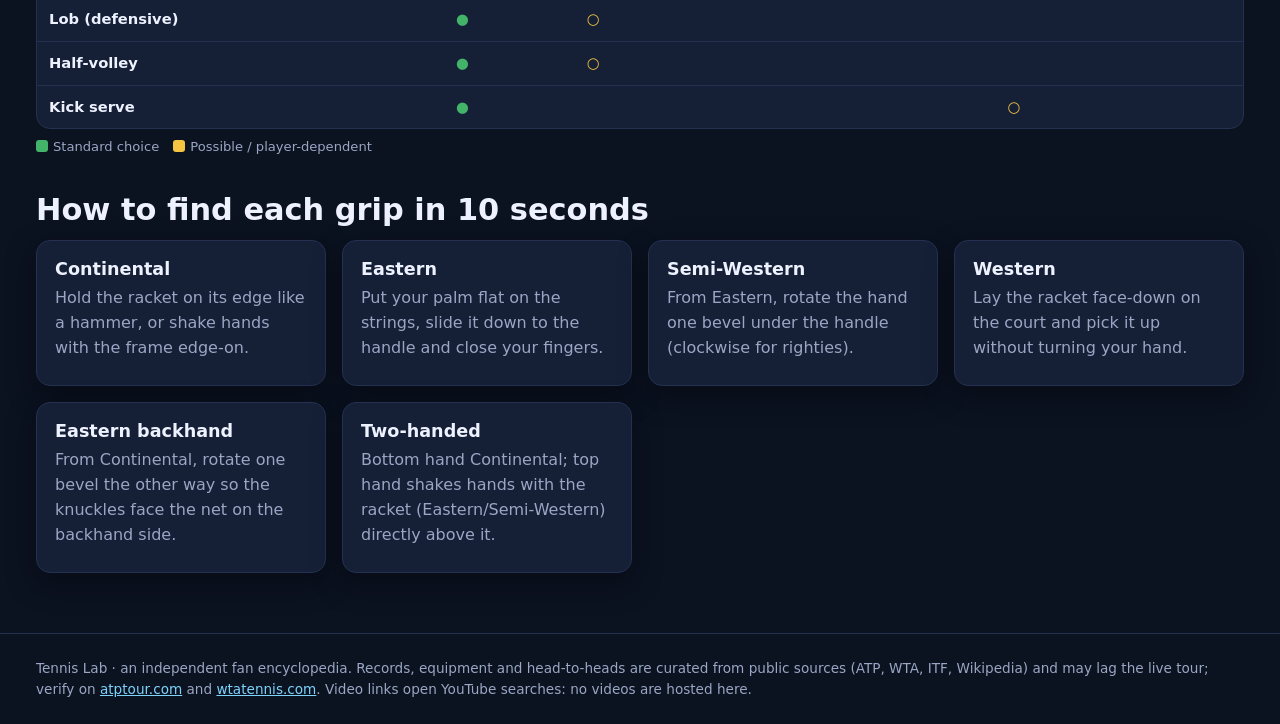
<file: grip.html>
<!doctype html><html lang="en"><head><meta charset="utf-8"><meta name="viewport" content="width=device-width,initial-scale=1"><link rel="icon" href="/assets/favicon.svg"><link rel="stylesheet" href="/css/style.css"><script src="/js/common.js"></script><title>Tennis grips — Continental, Eastern, Semi-Western, Western, backhand grips — Tennis Lab</title></head><body>
<div id="site-header"></div>
<main class="wrap"><section class="hero" style="padding:40px 0 10px"><div class="kicker">Grip</div><h1>The six tennis grips</h1><p class="lead">Every grip is defined by where the index knuckle and the heel pad of your hand sit on the eight bevels of the handle. Diagrams are drawn for a right-hander looking down the handle from the butt cap; lefties mirror them.</p></section>
<div class="notice"><b>How to read the bevel diagram.</b> Bevel 1 is on top when the racket face is vertical. Count clockwise for a right-hander (anticlockwise for a left-hander). The highlighted bevel is where the base knuckle of your index finger goes; the heel of your hand sits on the same bevel.</div>
<div id="grips"></div>
<h2>Which grip for which shot</h2>
<div class="table-wrap"><table class="matrix"><thead><tr><th>Shot</th><th>Continental</th><th>Eastern</th><th>Semi-Western</th><th>Western</th><th>Eastern BH</th><th>Two-handed</th></tr></thead><tbody id="matrix"></tbody></table></div>
<p class="legend"><span><i style="background:var(--grass)"></i>Standard choice</span><span><i style="background:var(--gold)"></i>Possible / player-dependent</span></p>
<h2>How to find each grip in 10 seconds</h2>
<div class="grid">
<div class="card"><h3>Continental</h3><p class="muted">Hold the racket on its edge like a hammer, or shake hands with the frame edge-on.</p></div>
<div class="card"><h3>Eastern</h3><p class="muted">Put your palm flat on the strings, slide it down to the handle and close your fingers.</p></div>
<div class="card"><h3>Semi-Western</h3><p class="muted">From Eastern, rotate the hand one bevel under the handle (clockwise for righties).</p></div>
<div class="card"><h3>Western</h3><p class="muted">Lay the racket face-down on the court and pick it up without turning your hand.</p></div>
<div class="card"><h3>Eastern backhand</h3><p class="muted">From Continental, rotate one bevel the other way so the knuckles face the net on the backhand side.</p></div>
<div class="card"><h3>Two-handed</h3><p class="muted">Bottom hand Continental; top hand shakes hands with the racket (Eastern/Semi-Western) directly above it.</p></div>
</div></main><div id="site-footer"></div>
<script>(async()=>{const [G]=await TL.load('grips');
function bevelSvg(b,top){const r=52,c=75;const pts=[];for(let i=0;i<8;i++){const a=(i*45-112.5)*Math.PI/180;pts.push([c+r*Math.cos(a),c+r*Math.sin(a)])}
 const edges=pts.map((p,i)=>{const q=pts[(i+1)%8];const mid=[(p[0]+q[0])/2,(p[1]+q[1])/2];const n=i+1;const on=n===b,on2=n===top;return `<line x1="${p[0]}" y1="${p[1]}" x2="${q[0]}" y2="${q[1]}" stroke="${on?'#e2793f':on2?'#f5c542':'#4b5a7c'}" stroke-width="${on||on2?10:6}" stroke-linecap="round"/><text x="${c+(mid[0]-c)*1.27}" y="${c+(mid[1]-c)*1.27+4}" text-anchor="middle" font-size="11" font-weight="700" fill="${on?'#ffb27a':on2?'#ffe9a3':'#9aa6c4'}">${n}</text>`}).join('');
 return `<svg class="bevel" viewBox="0 0 150 150"><polygon points="${pts.map(p=>p.join(',')).join(' ')}" fill="#1b2640"/>${edges}<text x="${c}" y="${c+5}" text-anchor="middle" font-size="10" fill="#9aa6c4">butt cap</text></svg>`}
document.getElementById('grips').innerHTML=G.map(g=>`<div class="card" style="margin-top:16px" id="${g.id}"><div class="gripcard">${bevelSvg(g.bevel,g.topBevel)}<div><div class="ribbon">${TL.esc(g.nickname)} · bevel ${g.bevel}${g.topBevel?' + top hand bevel '+g.topBevel:''}</div><h3>${TL.esc(g.name)}</h3><p>${TL.esc(g.how)}</p><div class="badges">${g.shots.map(s=>`<span class="pill grass">${TL.esc(s)}</span>`).join('')}</div><p class="small"><b>Contact:</b> ${TL.esc(g.contact)}</p><div class="grid" style="grid-template-columns:1fr 1fr;gap:10px"><div><b class="small" style="color:var(--grass)">Pros</b><ul class="cues small">${g.pros.map(x=>`<li>${TL.esc(x)}</li>`).join('')}</ul></div><div><b class="small" style="color:var(--clay)">Cons</b><ul class="cues small">${g.cons.map(x=>`<li>${TL.esc(x)}</li>`).join('')}</ul></div></div><p class="small"><b>Who uses it:</b> ${g.users.map(TL.esc).join(', ')}</p><p class="small muted">${TL.esc(g.tip)}</p></div></div></div>`).join('');
const M=[['Serve','Y','','','','M',''],['Flat forehand','','Y','M','','',''],['Topspin forehand','','M','Y','Y','',''],['Forehand volley','Y','M','','','',''],['Backhand volley','Y','','','','M',''],['One-handed topspin backhand','','','','','Y',''],['Two-handed backhand','','','','','','Y'],['Backhand slice','Y','','','','M',''],['Drop shot','Y','M','','','M',''],['Overhead','Y','','','','',''],['Return of serve','M','M','Y','','M','Y'],['Lob (defensive)','Y','M','','','',''],['Half-volley','Y','M','','','',''],['Kick serve','Y','','','','M','']];
document.getElementById('matrix').innerHTML=M.map(r=>`<tr><td style="text-align:left"><b>${r[0]}</b></td>${r.slice(1).map(v=>`<td class="${v==='Y'?'y':v==='M'?'m':''}">${v==='Y'?'●':v==='M'?'○':''}</td>`).join('')}</tr>`).join('');})();</script></body></html>
</file>
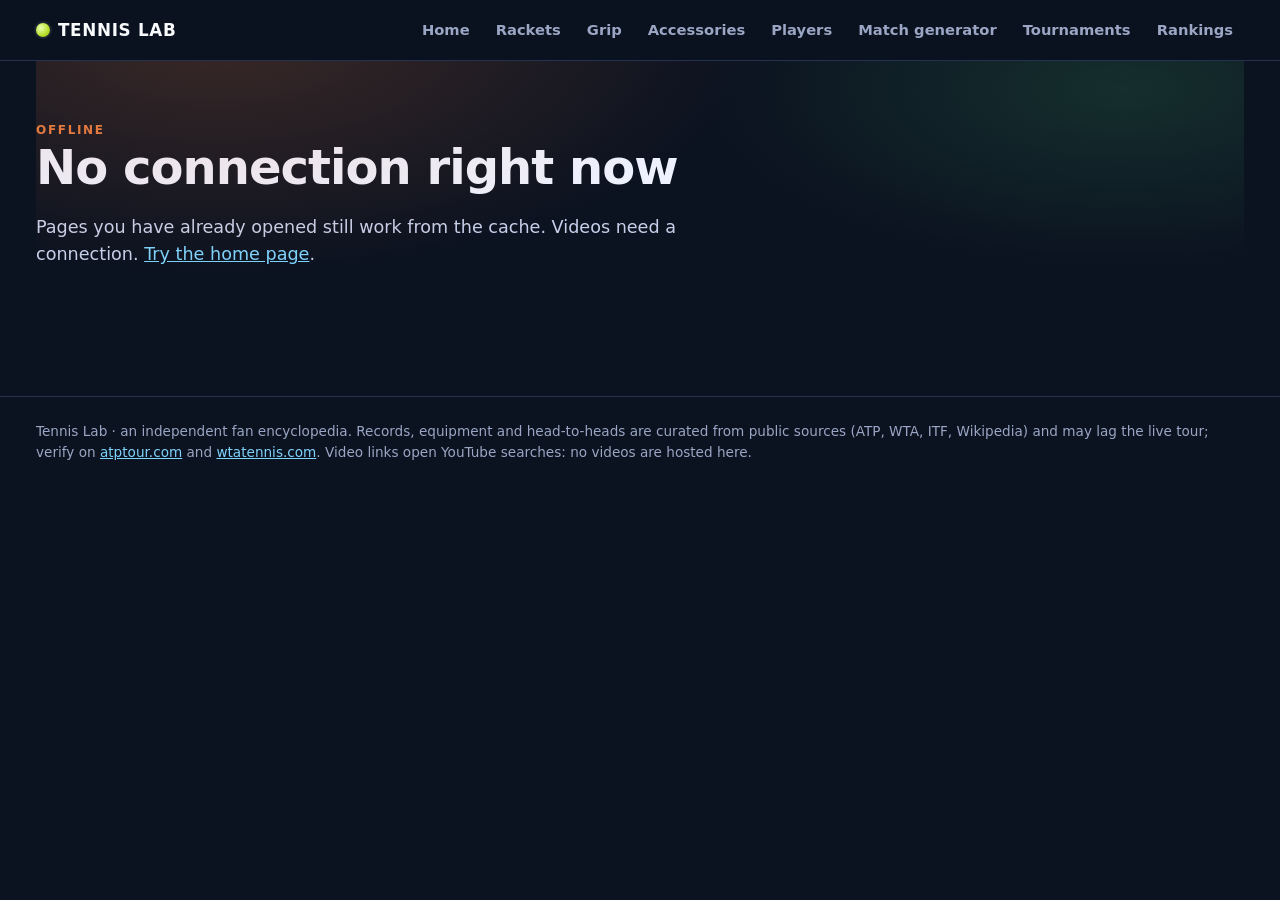
<file: offline.html>
<!doctype html><html lang="en"><head><meta charset="utf-8"><meta name="viewport" content="width=device-width,initial-scale=1"><link rel="icon" href="/assets/favicon.svg"><link rel="stylesheet" href="/css/style.css"><script src="/js/common.js"></script><title>Offline — Tennis Lab</title></head><body>
<div id="site-header"></div>
<main class="wrap"><section class="hero" style="padding:60px 0"><div class="kicker">Offline</div><h1>No connection right now</h1><p class="lead">Pages you have already opened still work from the cache. Videos need a connection. <a href="/">Try the home page</a>.</p></section></main>
<div id="site-footer"></div></body></html>
</file>
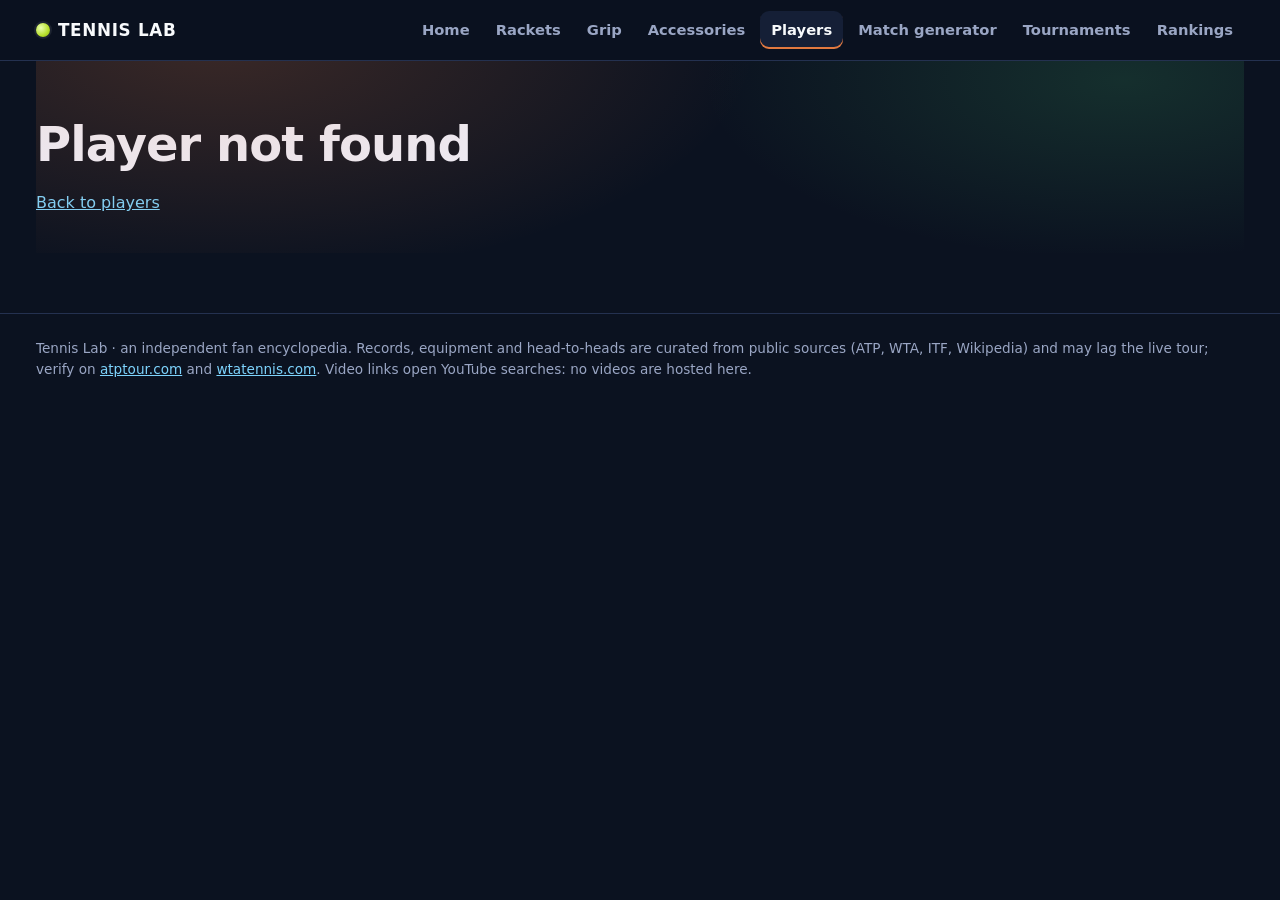
<file: player.html>
<!doctype html><html lang="en"><head><meta charset="utf-8"><meta name="viewport" content="width=device-width,initial-scale=1"><link rel="icon" href="/assets/favicon.svg"><link rel="stylesheet" href="/css/style.css"><script src="/js/common.js"></script><title>Player — Tennis Lab</title></head><body>
<div id="site-header"></div>
<main class="wrap" id="main"><p class="muted" style="padding:40px 0">Loading…</p></main>
<div id="site-footer"></div>
<script>
(async()=>{
 const [P,S,RV]=await TL.load('players','shots','rivalries'); let V={matches:{},rivalries:{},shots:{},players:{}}; try{[V]=await TL.load('videos');}catch(e){} let SR={}; try{[SR]=await TL.load('slamruns');}catch(e){}
 const id=TL.q().id; const p=P.find(x=>x.id===id);
 const main=document.getElementById('main');
 if(!p){main.innerHTML='<section class="hero"><h1>Player not found</h1><p><a href="/players">Back to players</a></p></section>';return;}
 document.title=`${p.name} — profile, equipment and signature shots — Tennis Lab`; const runs=SR[p.id]||{titles:[],finals:[]};
 const total=TL.slams(p); const stars=n=>'★'.repeat(n)+'☆'.repeat(5-n);
 const rivals=RV.filter(r=>r.a===p.name||r.b===p.name).map(r=>{const other=r.a===p.name?r.b:r.a;const o=P.find(x=>x.name===other);return {r,other,o}}).filter(x=>x.o);
 const nearby=P.filter(x=>x.featured&&x.tour===p.tour&&x!==p).sort((a,b)=>Math.abs(a.born-p.born)-Math.abs(b.born-p.born)).slice(0,6);
 const slamHtml=(()=>{const SL={ao:'Australian Open',rg:'Roland Garros',w:'Wimbledon',uso:'US Open'};const seed=x=>x?` <span class="muted small">[${TL.esc(x)}]`+'</span>':'';
  const road=r=>`<table class="road"><tbody>${r.road.map(m=>`<tr class="${m.win?'':'lost'}"><td class="rd">${TL.esc(m.round)}</td><td>${TL.esc(m.opp)}${seed(m.oppSeed)}</td><td class="sc">${TL.esc(m.score||'—')}</td></tr>`).join('')}<tr class="fin"><td class="rd">Final</td><td><b>${TL.esc(r.opp)}</b>${seed(r.oppSeed)}</td><td class="sc"><b>${TL.esc(r.score||'—')}</b></td></tr></tbody></table>`;
  const title=r=>{const ev=SL[r.slam];const q=TL.yt(`${p.name} vs ${r.opp} ${ev} ${r.year} final`);return`<details class="card slamrun"><summary><span class="yr">${r.year}</span><span class="ev">${ev}${r.note?' ('+r.note+')':''}</span><span class="small muted">${r.seed?'Seeded '+TL.esc(r.seed)+' · ':''}d. ${TL.esc(r.opp)} ${TL.esc(r.score)}</span><span class="pill">${r.road.length+1} matches</span></summary>${road(r)}<div class="searchall"><a href="/tournaments?draw=${r.year}|${r.slam}|${p.tour==='ATP'?'Men':'Women'}#draws">Full draw →</a><a target="_blank" rel="noopener" href="${q}">▶ Watch the final</a><a target="_blank" rel="noopener" href="${TL.yt(`${p.name} ${ev} ${r.year} highlights`)}">▶ Tournament highlights</a></div></details>`};
  if(!runs.titles.length&&!runs.finals.length&&!(runs.olympics||[]).length)return'';
  const openEra=runs.titles.filter(r=>r.year>=1968).length;return`<h2 id="slams">Grand Slam titles, round by round</h2><p class="muted">${runs.titles.length} title${runs.titles.length===1?'':'s'}${openEra!==runs.titles.length?` (${openEra} in the Open Era)`:''}${runs.finals.length?` and ${runs.finals.length} runner-up final${runs.finals.length===1?'':'s'}`:''}. Open a title to see the full road to the trophy: every round, every opponent, every score. Draws from Wikipedia.</p><div class="slamruns">${runs.titles.slice().reverse().map(title).join('')}</div>${runs.finals.length?`<h3 style="margin-top:18px">Finals lost</h3><div class="slamruns">${runs.finals.slice().reverse().map(r=>{const ev=SL[r.slam];return`<details class="card slamrun lostfinal"><summary><span class="yr">${r.year}</span><span class="ev">${ev}</span><span class="small muted">lost to ${TL.esc(r.opp)} ${TL.esc(r.score)}</span><span class="pill">final</span></summary>${road(r)}</details>`}).join('')}</div>`:''}${(runs.olympics||[]).length?`<h3 style="margin-top:18px">Olympic finals</h3><div class="slamruns">${runs.olympics.slice().reverse().map(r=>`<details class="card slamrun ${r.gold?'':'lostfinal'}"><summary><span class="yr">${r.year}</span><span class="ev">Olympic Games · ${r.gold?'🥇 Gold':'🥈 Silver'}</span><span class="small muted">${r.gold?'d.':'lost to'} ${TL.esc(r.opp)} ${TL.esc(r.score)}</span><span class="pill">${r.road.length+1} matches</span></summary>${road(r)}<div class="searchall"><a target="_blank" rel="noopener" href="${TL.yt(`${p.name} ${r.year} olympics final`)}">▶ Watch the final</a><a href="/tournaments?draw=${r.year}|oly|${p.tour==='ATP'?'Men':'Women'}#draws">Full draw →</a></div></details>`).join('')}</div>`:''}`})();
 main.innerHTML=`
 <section class="hero" style="padding:36px 0 8px"><div class="kicker"><a href="/players" style="color:inherit;text-decoration:none">← Players</a> · ${p.tour==='ATP'?'Men':'Women'} · ${TL.esc(TL.eraLabel[p.era])}</div><h1>${TL.flag(p)} ${TL.esc(p.name)}</h1><p class="lead">${TL.esc(p.style||'')}</p></section>
 <div class="profile-head">
  <div class="card"><p>${TL.esc(p.bio||'')}</p>
   <div class="bigslams"><div><b>${total}</b><span>MAJORS</span></div><div><b>${p.slams.ao}</b><span>AUS OPEN</span></div><div><b>${p.slams.rg}</b><span>ROLAND G.</span></div><div><b>${p.slams.w}</b><span>WIMBLEDON</span></div><div><b>${p.slams.uso}</b><span>US OPEN</span></div></div>
   <dl class="kv"><dt>Born</dt><dd>${p.born}</dd><dt>Plays</dt><dd>${p.hand==='L'?'Left-handed':'Right-handed'}, ${p.backhand==='1'?'one-handed':'two-handed'} backhand</dd><dt>Olympics</dt><dd>${TL.esc(p.olympics||'—')}</dd><dt>Weeks at No. 1</dt><dd>${p.weeksNo1==null?'Active (see rankings)':p.weeksNo1||'—'}</dd></dl></div>
  <div class="card"><div class="ribbon">Equipment & grips</div><dl class="kv" style="margin-top:8px"><dt>Racket</dt><dd>${TL.esc(p.racket||'—')}</dd><dt>Strings</dt><dd>${TL.esc(p.strings||'—')}</dd><dt>Forehand grip</dt><dd>${TL.esc(p.grip?.fh||'—')}</dd><dt>Backhand grip</dt><dd>${TL.esc(p.grip?.bh||'—')}</dd><dt>Serve grip</dt><dd>${TL.esc(p.grip?.serve||'—')}</dd></dl><p class="small" style="margin-top:10px"><a href="/grip">Learn these grips →</a> · <a href="/rackets">Racket guide →</a></p>
   <div class="ribbon" style="margin-top:14px">Watch</div><div class="searchall"><a target="_blank" rel="noopener" href="${TL.yt(p.name+' best points')}">▶ Best points</a><a target="_blank" rel="noopener" href="${TL.yt(p.name+' best shots')}">▶ Best shots</a><a target="_blank" rel="noopener" href="${TL.yt(p.name+' slow motion')}">▶ Slow motion</a><a target="_blank" rel="noopener" href="${TL.yt(p.name+' full match')}">▶ Full matches</a><a target="_blank" rel="noopener" href="${TL.yt(p.name+' documentary')}">▶ Documentary</a></div></div>
 </div>
 ${(V.players[p.id+'|best']||[]).length?`<h2>Watch ${TL.esc(p.name.split(' ').slice(-1)[0])}</h2><div class="vidgrid">${[...(V.players[p.id+'|best']||[]),...(V.players[p.id+'|slowmo']||[])].slice(0,6).map(v=>TL.video(v)).join('')}</div>`:''}
 ${slamHtml}
 <h2 id="shots">Signature shots, step by step</h2>
 <p class="muted">Each signature shot comes with the real clip from YouTube, a muted GIF-style loop you can set to the exact swing, the grip and stance used, and step-by-step cues. Stars rate how realistic it is for a club player to copy.</p>
 <div id="shotlist">${(p.shots||[]).length?'':`<div class="card"><p class="muted">No curated shot breakdown for ${TL.esc(p.name)} yet. <a target="_blank" rel="noopener" href="${TL.yt(p.name+' slow motion technique')}">▶ Watch ${TL.esc(p.name.split(' ').slice(-1)[0])}'s technique on YouTube</a></p></div>`}${(p.shots||[]).map((s,i)=>{const t=S[s.type];return`<div class="card" style="margin-top:16px"><div class="shot">${(()=>{const vids=V.shots[p.id+'|'+i]||[];const v=vids[0];if(!v)return`<div class="shotvideo"><div class="yt" style="display:flex;align-items:center;justify-content:center"><a class="btn" target="_blank" rel="noopener" href="${TL.yt(p.name+' '+t.label+' slow motion')}">▶ Find ${TL.esc(p.name.split(' ').slice(-1)[0])}'s ${TL.esc(t.label.toLowerCase())} on YouTube</a></div></div>`;return`<div class="shotvideo"><div class="ribbon">Watch the real shot</div>${TL.video(v)}<p class="small muted" style="margin:6px 0 10px">${TL.esc(v.title)} · ${TL.esc(v.channel)}</p><div class="ribbon">GIF loop of the same clip</div><div class="loopbox">${TL.video(v,{loop:true,start:0,end:8})}</div><div class="loopctl">Loop from <input type="number" min="0" value="0" data-loop="${v.id}"> s for <input type="number" min="2" max="30" value="8"> s <button class="btn ghost sm" type="button">Set</button></div></div>`})()}<div><div class="ribbon">${TL.esc(t.label)} · <span class="stars">${stars(s.replicable)}</span> replicable</div><h3>${TL.esc(s.name)}</h3><div class="badges"><span class="pill clay">Grip: ${TL.esc(s.grip)}</span><span class="pill grass">Stance: ${TL.esc(s.stance)}</span></div><p class="small">${TL.esc(s.why)}</p><b class="small">How ${TL.esc(p.name.split(' ')[0])} does it</b><ol class="cues small">${s.cues.map(c=>`<li>${TL.esc(c)}</li>`).join('')}</ol><b class="small">Common mistakes</b><ul class="cues small muted">${t.mistakes.map(c=>`<li>${TL.esc(c)}</li>`).join('')}</ul><div class="searchall"><a target="_blank" rel="noopener" href="${TL.yt(p.name+' '+t.label+' slow motion')}">▶ More ${TL.esc(t.label.toLowerCase())} clips</a><a target="_blank" rel="noopener" href="${TL.yt(t.label+' technique lesson')}">▶ Technique lesson</a></div></div></div>${(V.shots[p.id+'|'+i]||[]).length>1?`<div class="vidgrid" style="margin-top:12px">${V.shots[p.id+'|'+i].slice(1).map(x=>TL.video(x)).join('')}</div>`:''}</div>`}).join('')}</div>
 ${rivals.length?`<h2>Rivalries</h2><p class="muted">Open the archive for any of these in the cross-table.</p><div class="grid">${rivals.map(({r,other,o})=>`<a class="card link" href="/players?h2h=${p.id},${o.id}#crosstable"><div class="ribbon">${r.meetings.length} curated meetings</div><h3>${TL.flag(o)} vs ${TL.esc(other)}</h3><p class="small"><span class="plink-inline" data-go="/player?id=${o.id}">${TL.esc(other)}'s profile →</span></p><p class="small muted">${TL.esc(r.h2h)}${r.slam&&r.slam!=='—'?' · majors: '+TL.esc(r.slam):''}</p></a>`).join('')}</div>`:''}
 <h2>Contemporaries</h2><div class="grid">${nearby.map(o=>`<a class="card link" href="/player?id=${o.id}"><div class="ribbon">${TL.slams(o)} majors</div><h3>${TL.flag(o)} ${TL.esc(o.name)}</h3><p class="small muted">${TL.esc(o.style)}</p></a>`).join('')}</div>`;
 document.querySelectorAll('[data-go]').forEach(s=>s.onclick=e=>{e.preventDefault();e.stopPropagation();location.href=s.dataset.go});
 document.querySelectorAll('.loopctl button').forEach(b=>b.onclick=()=>{const c=b.parentElement;const [s,d]=[...c.querySelectorAll('input')].map(x=>+x.value);const id=c.querySelector('[data-loop]').dataset.loop;c.previousElementSibling.innerHTML=TL.video({id,title:'clip'},{loop:true,start:s,end:s+d});});
})();
</script></body></html>
</file>
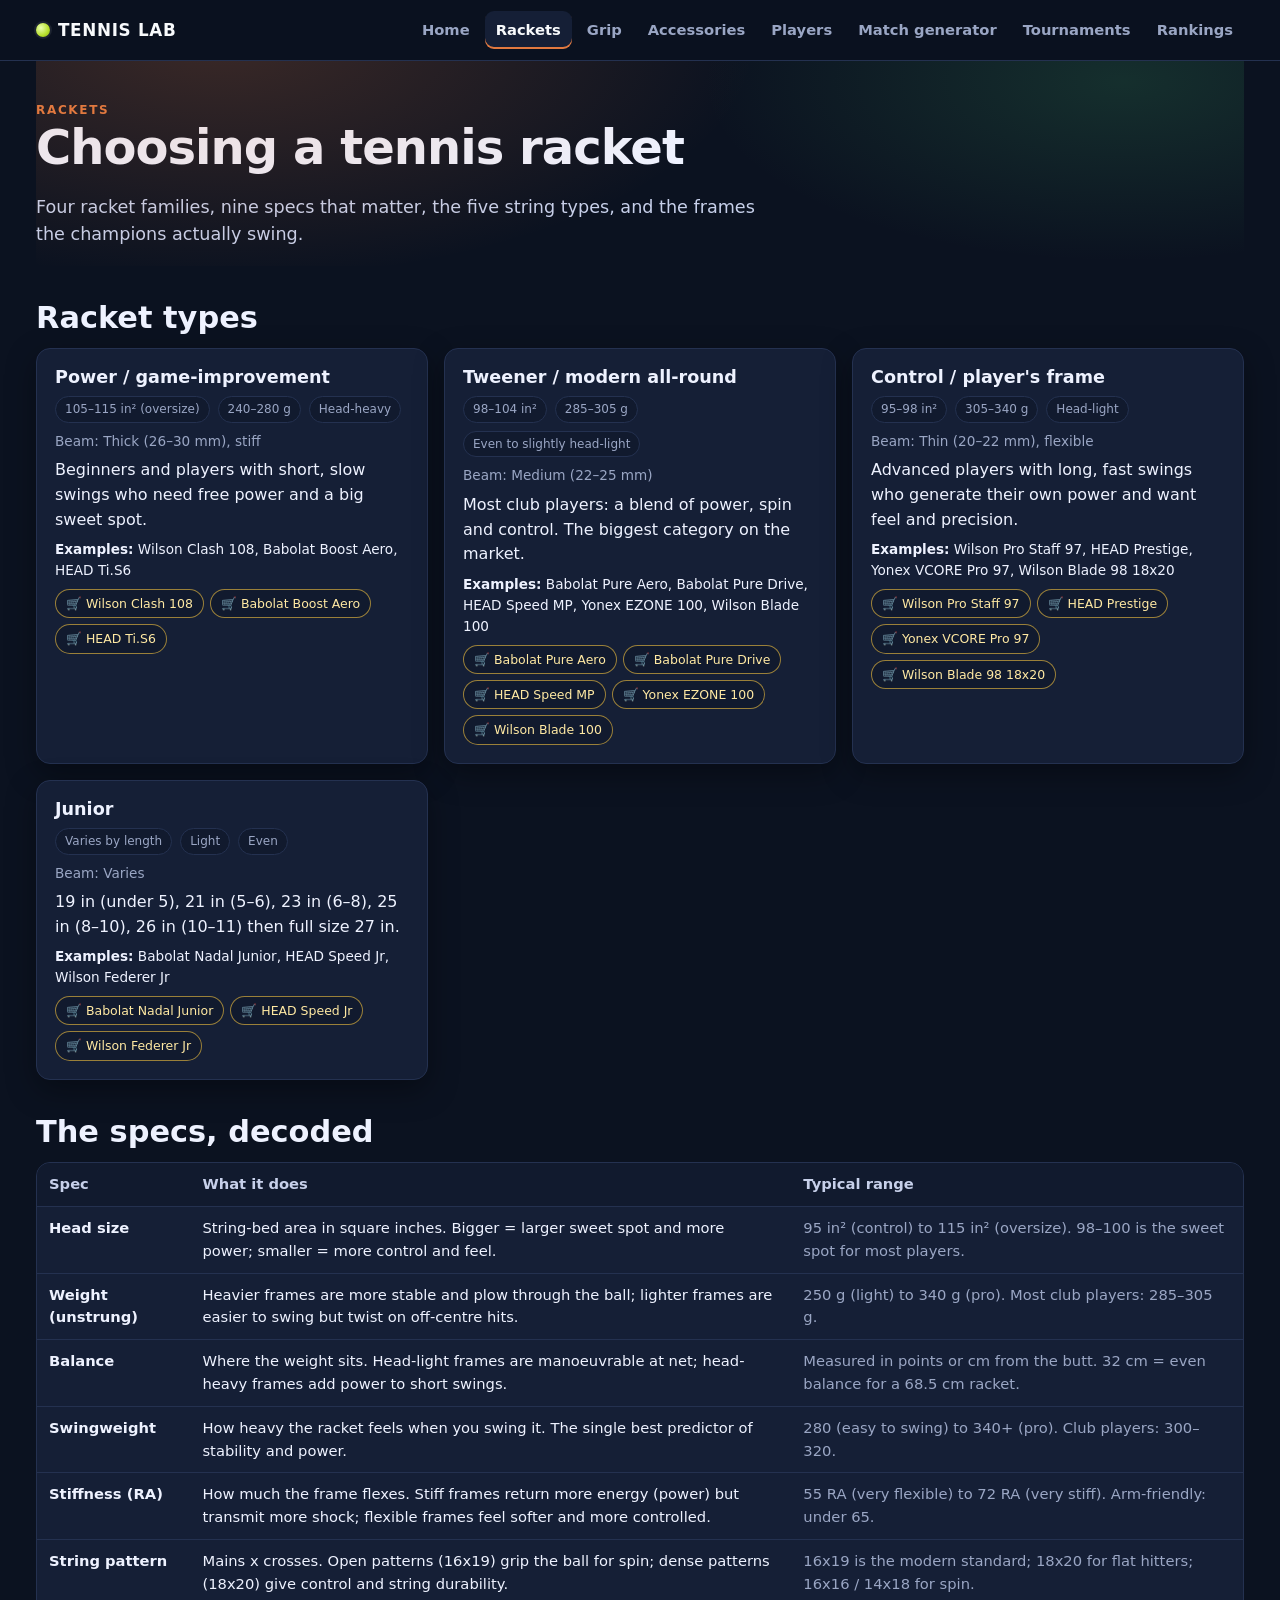
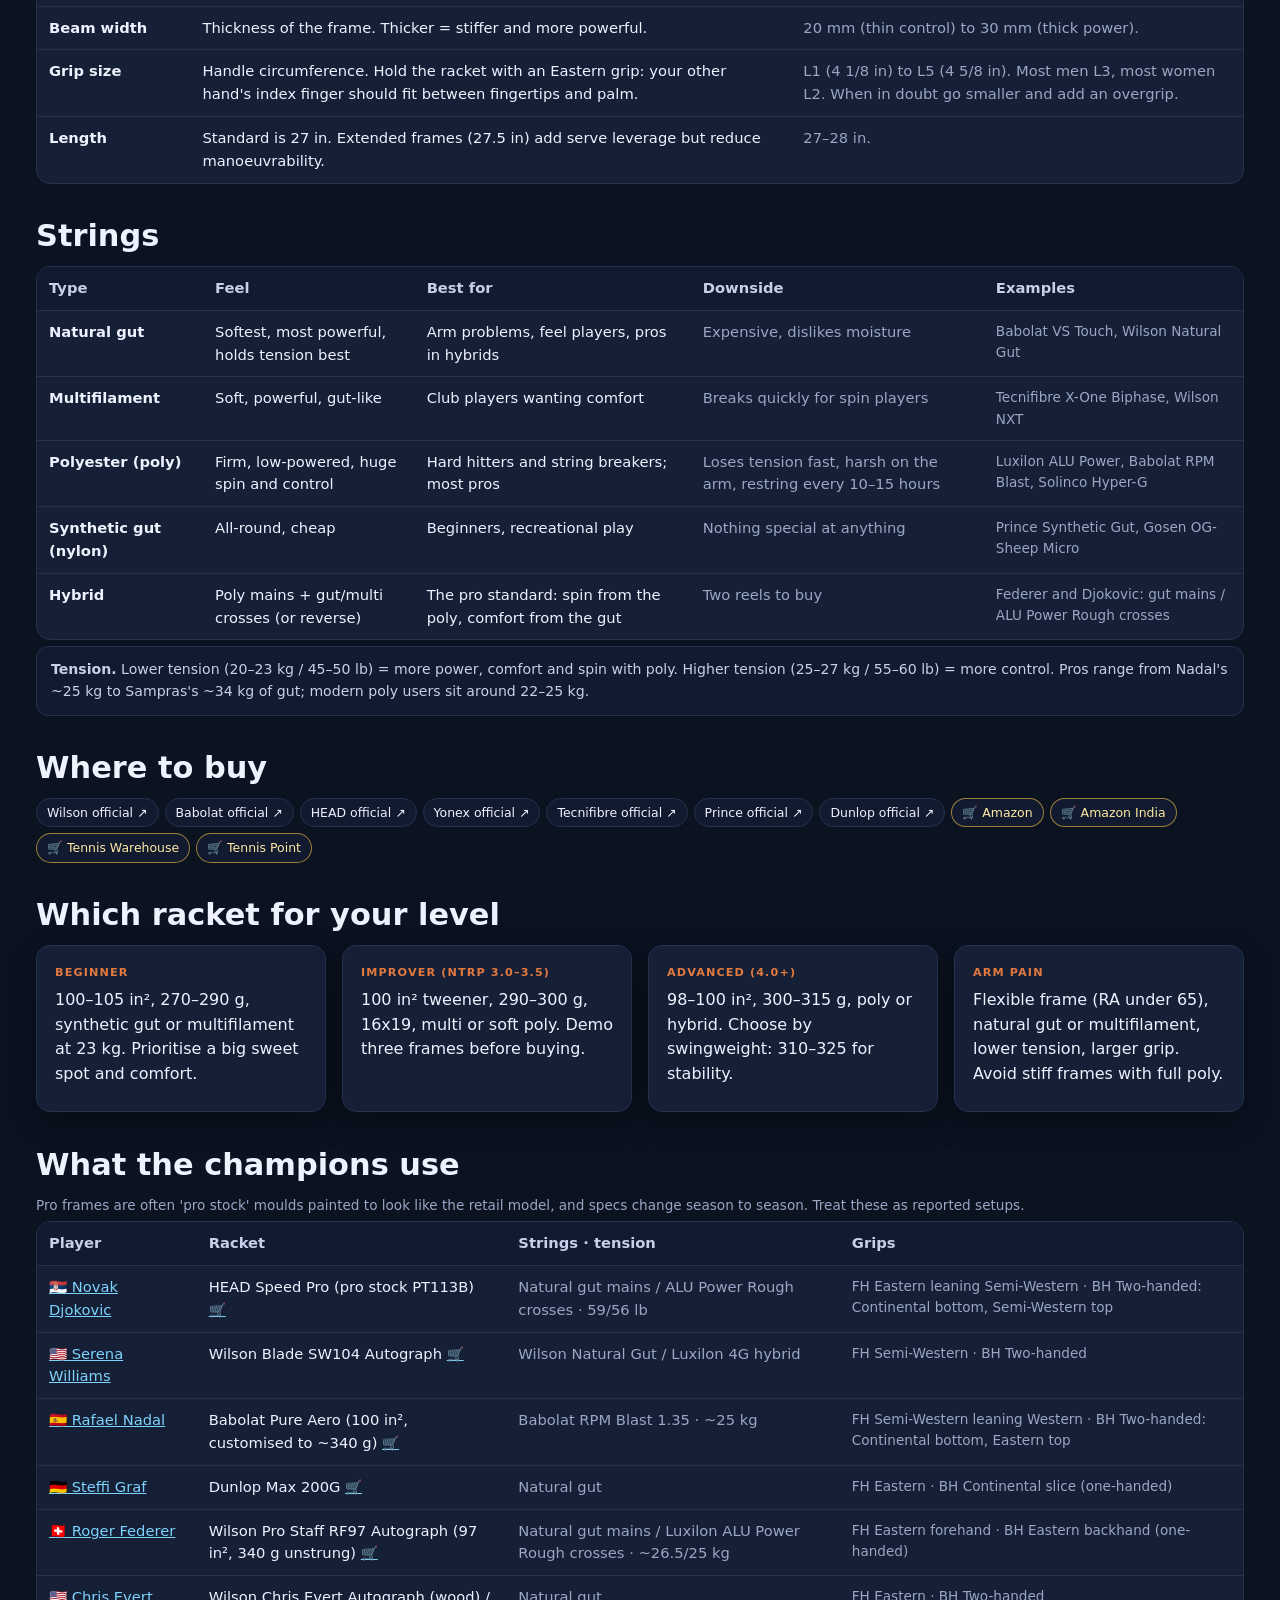
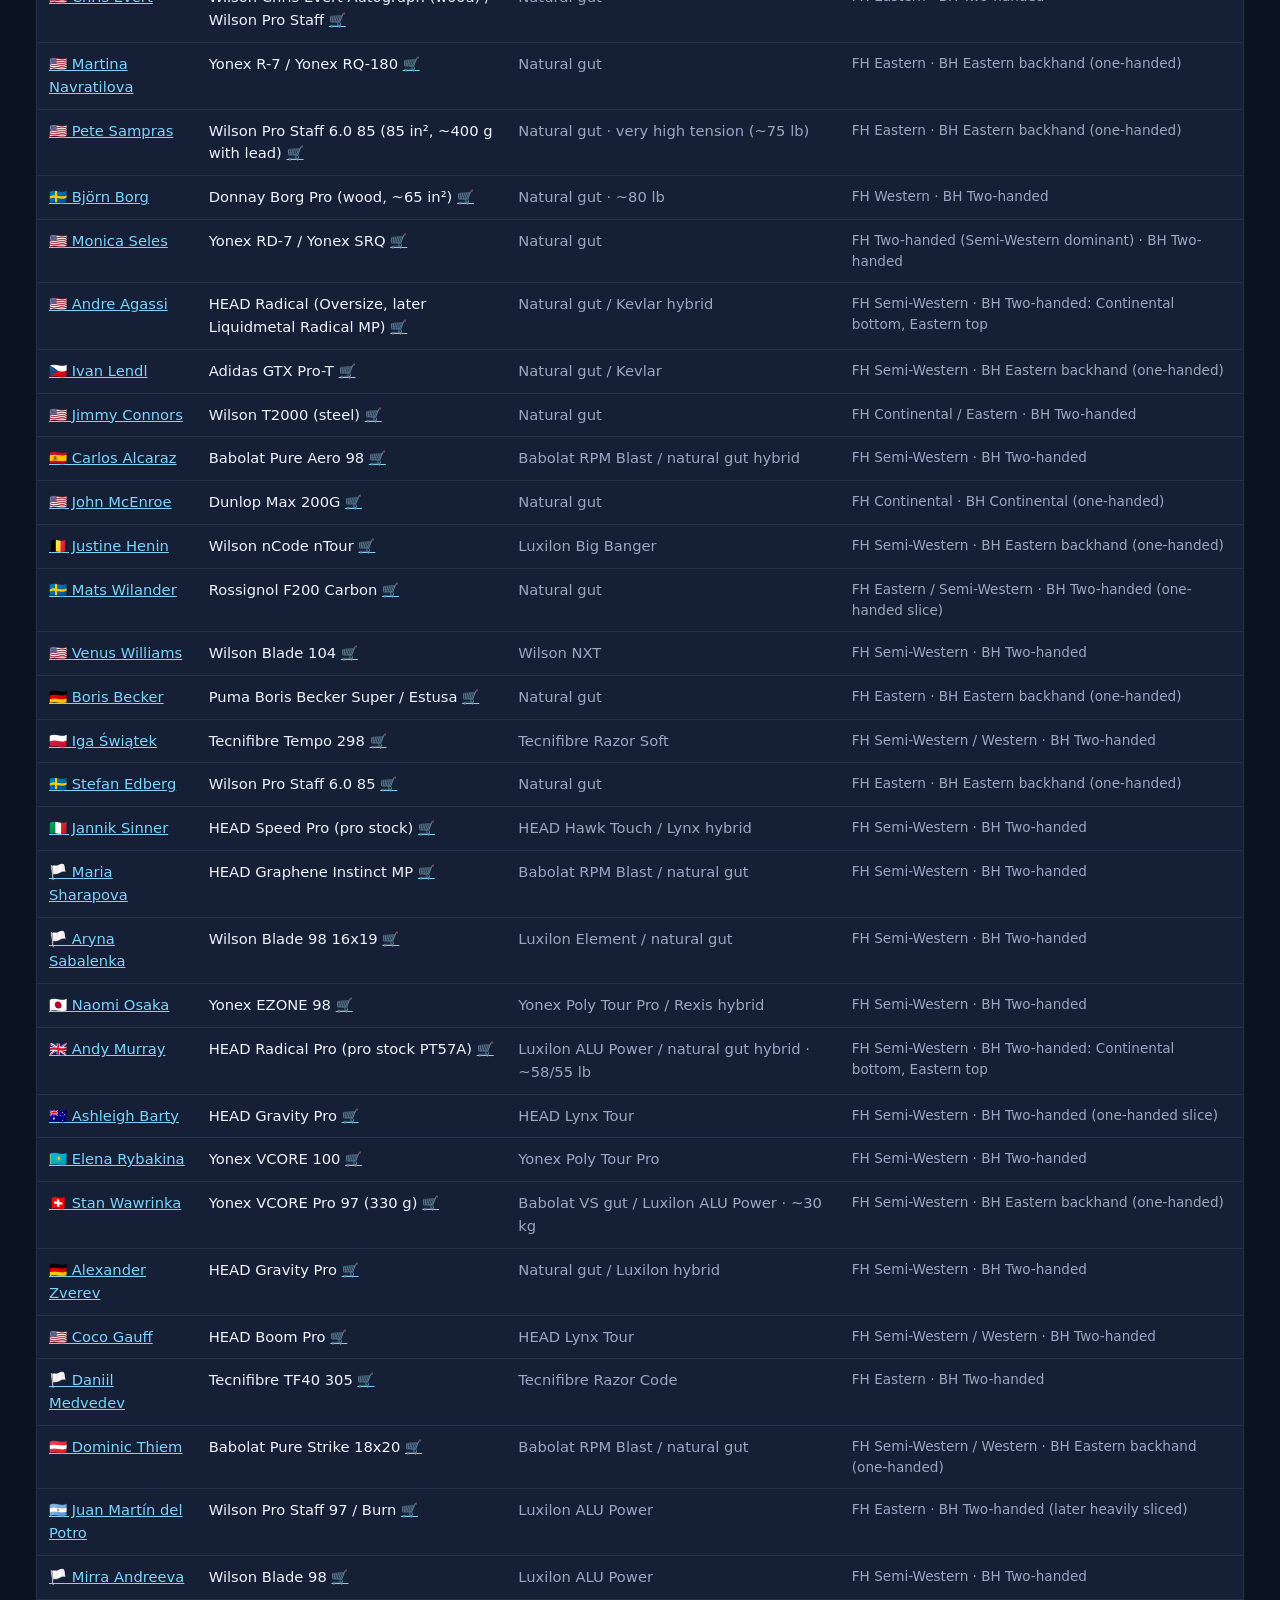
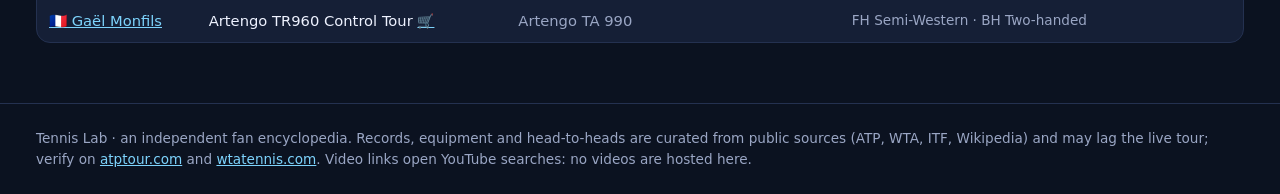
<file: rackets.html>
<!doctype html><html lang="en"><head><meta charset="utf-8"><meta name="viewport" content="width=device-width,initial-scale=1"><link rel="icon" href="/assets/favicon.svg"><link rel="stylesheet" href="/css/style.css"><script src="/js/common.js"></script><title>Tennis rackets explained — types, specs, strings and what the pros use — Tennis Lab</title></head><body>
<div id="site-header"></div>
<main class="wrap"><section class="hero" style="padding:40px 0 10px"><div class="kicker">Rackets</div><h1>Choosing a tennis racket</h1><p class="lead">Four racket families, nine specs that matter, the five string types, and the frames the champions actually swing.</p></section>
<h2>Racket types</h2><div class="grid wide" id="types"></div>
<h2>The specs, decoded</h2><div class="table-wrap"><table><thead><tr><th>Spec</th><th>What it does</th><th>Typical range</th></tr></thead><tbody id="specs"></tbody></table></div>
<h2>Strings</h2><div class="table-wrap"><table><thead><tr><th>Type</th><th>Feel</th><th>Best for</th><th>Downside</th><th>Examples</th></tr></thead><tbody id="strings"></tbody></table></div>
<p class="notice" id="tension"></p>
<h2>Where to buy</h2><div class="buy" id="brands" style="margin-bottom:8px"></div><h2>Which racket for your level</h2><div class="grid" id="choose"></div>
<h2>What the champions use</h2><p class="muted small">Pro frames are often 'pro stock' moulds painted to look like the retail model, and specs change season to season. Treat these as reported setups.</p>
<div class="table-wrap"><table><thead><tr><th>Player</th><th>Racket</th><th>Strings · tension</th><th>Grips</th></tr></thead><tbody id="pros"></tbody></table></div>
</main><div id="site-footer"></div>
<script>(async()=>{const [R,P]=await TL.load('rackets','players');
document.getElementById('types').innerHTML=R.types.map(t=>`<div class="card"><h3>${t.name}</h3><div class="badges"><span class="pill">${t.head}</span><span class="pill">${t.weight}</span><span class="pill">${t.balance}</span></div><p class="muted small">Beam: ${t.beam}</p><p>${t.for}</p><p class="small"><b>Examples:</b> ${t.examples.join(', ')}</p><div class="buy">${t.examples.map(e=>`<a class="amz" target="_blank" rel="noopener nofollow" href="https://www.amazon.com/s?k=${encodeURIComponent(e+' tennis racket')}">🛒 ${TL.esc(e)}</a>`).join('')}</div></div>`).join('');
document.getElementById('specs').innerHTML=R.specs.map(s=>`<tr><td><b>${s.spec}</b></td><td>${s.what}</td><td class="muted">${s.range}</td></tr>`).join('');
document.getElementById('strings').innerHTML=R.strings.map(s=>`<tr><td><b>${s.type}</b></td><td>${s.feel}</td><td>${s.for}</td><td class="muted">${s.cons}</td><td class="muted small">${s.examples}</td></tr>`).join('');
document.getElementById('brands').innerHTML=Object.entries(R.brands||{}).map(([n,u])=>`<a target="_blank" rel="noopener nofollow" href="${u}">${n} official ↗</a>`).join('')+(R.retailers||[]).map(([n,u])=>`<a class="amz" target="_blank" rel="noopener nofollow" href="${u}tennis%20racket">🛒 ${n}</a>`).join('');document.getElementById('tension').innerHTML='<b>Tension.</b> '+R.tension;
document.getElementById('choose').innerHTML=R.choose.map(c=>`<div class="card"><div class="ribbon">${c.level}</div><p>${c.advice}</p></div>`).join('');
document.getElementById('pros').innerHTML=P.filter(p=>p.featured).map(p=>`<tr><td><a href="/player?id=${p.id}">${TL.flag(p)} ${TL.esc(p.name)}</a></td><td>${TL.esc(p.racket)} <a class="small" target="_blank" rel="noopener nofollow" href="https://www.amazon.com/s?k=${encodeURIComponent((p.racket||'').split('(')[0]+' tennis racket')}">🛒</a></td><td class="muted">${TL.esc(p.strings)}</td><td class="muted small">FH ${TL.esc(p.grip.fh)} · BH ${TL.esc(p.grip.bh)}</td></tr>`).join('');})();</script></body></html>
</file>
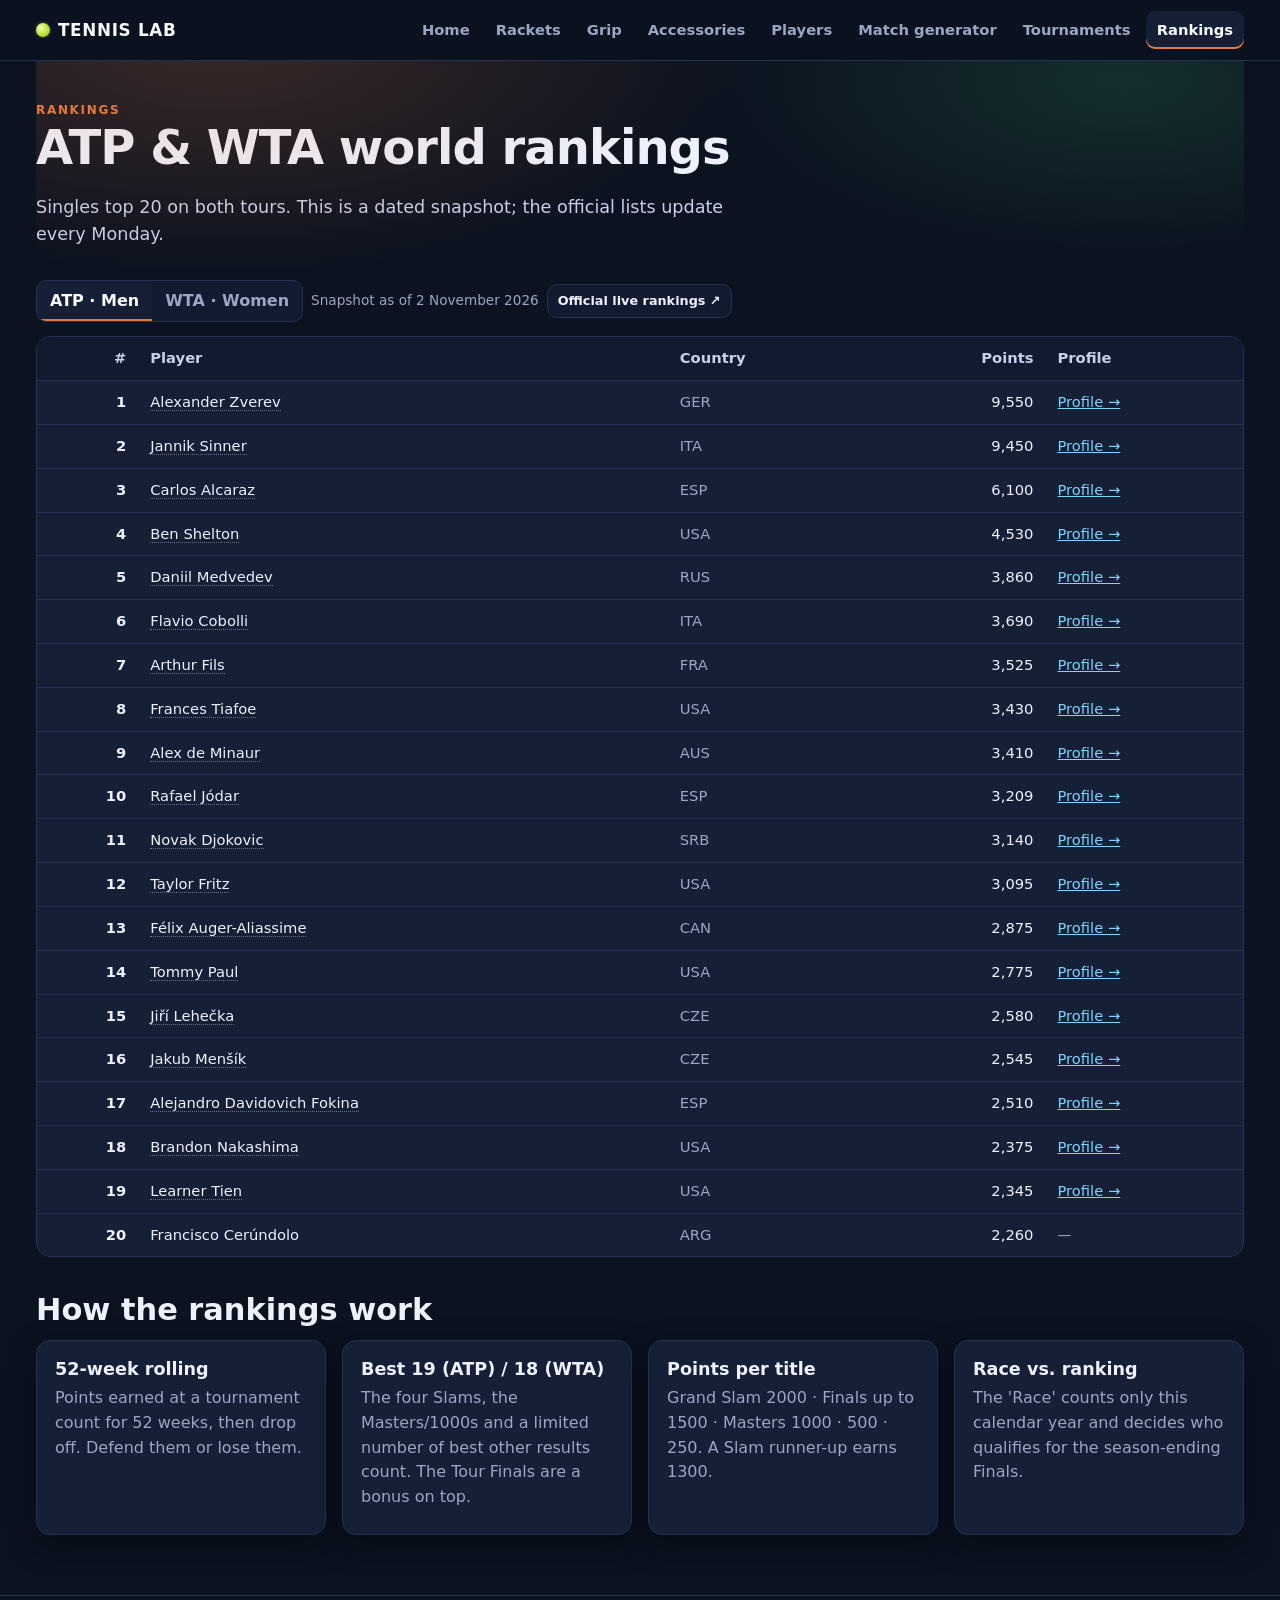
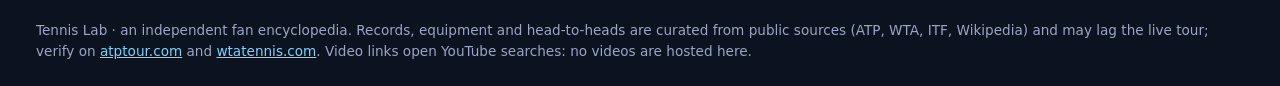
<file: rankings.html>
<!doctype html><html lang="en"><head><meta charset="utf-8"><meta name="viewport" content="width=device-width,initial-scale=1"><link rel="icon" href="/assets/favicon.svg"><link rel="stylesheet" href="/css/style.css"><script src="/js/common.js"></script><title>ATP and WTA rankings — Tennis Lab</title></head><body>
<div id="site-header"></div>
<main class="wrap"><section class="hero" style="padding:40px 0 10px"><div class="kicker">Rankings</div><h1>ATP & WTA world rankings</h1><p class="lead">Singles top 20 on both tours. This is a dated snapshot; the official lists update every Monday.</p></section>
<div class="controls"><div class="seg" id="tour"><button class="on" data-t="atp">ATP · Men</button><button data-t="wta">WTA · Women</button></div><span class="muted small" id="asof"></span><a class="btn ghost sm" id="official" target="_blank" rel="noopener">Official live rankings ↗</a></div>
<div class="table-wrap"><table id="rank"><thead><tr><th class="num">#</th><th>Player</th><th>Country</th><th class="num">Points</th><th>Profile</th></tr></thead><tbody></tbody></table></div>
<h2>How the rankings work</h2>
<div class="grid">
<div class="card"><h3>52-week rolling</h3><p class="muted">Points earned at a tournament count for 52 weeks, then drop off. Defend them or lose them.</p></div>
<div class="card"><h3>Best 19 (ATP) / 18 (WTA)</h3><p class="muted">The four Slams, the Masters/1000s and a limited number of best other results count. The Tour Finals are a bonus on top.</p></div>
<div class="card"><h3>Points per title</h3><p class="muted">Grand Slam 2000 · Finals up to 1500 · Masters 1000 · 500 · 250. A Slam runner-up earns 1300.</p></div>
<div class="card"><h3>Race vs. ranking</h3><p class="muted">The 'Race' counts only this calendar year and decides who qualifies for the season-ending Finals.</p></div>
</div></main><div id="site-footer"></div>
<script>(async()=>{const [R,P]=await TL.load('rankings','players');const byName=Object.fromEntries(P.map(p=>[p.name,p]));const tb=document.querySelector('#rank tbody');document.getElementById('asof').textContent='Snapshot as of '+new Date(R.asOf+'T00:00:00').toLocaleDateString('en-GB',{day:'numeric',month:'long',year:'numeric'});
function show(t){document.getElementById('official').href=R.source[t];tb.innerHTML=R[t].map(r=>{const p=byName[r.player];return `<tr><td class="num"><b>${r.rank}</b></td><td>${TL.plink(p,r.player)}</td><td class="muted">${r.country}</td><td class="num">${r.points.toLocaleString()}</td><td>${p?`<a href="/player?id=${p.id}">Profile →</a>`:'<span class="muted small">—</span>'}</td></tr>`}).join('');}
document.querySelectorAll('#tour button').forEach(b=>b.onclick=()=>{document.querySelectorAll('#tour button').forEach(x=>x.classList.toggle('on',x===b));show(b.dataset.t)});show('atp');})();</script></body></html>
</file>
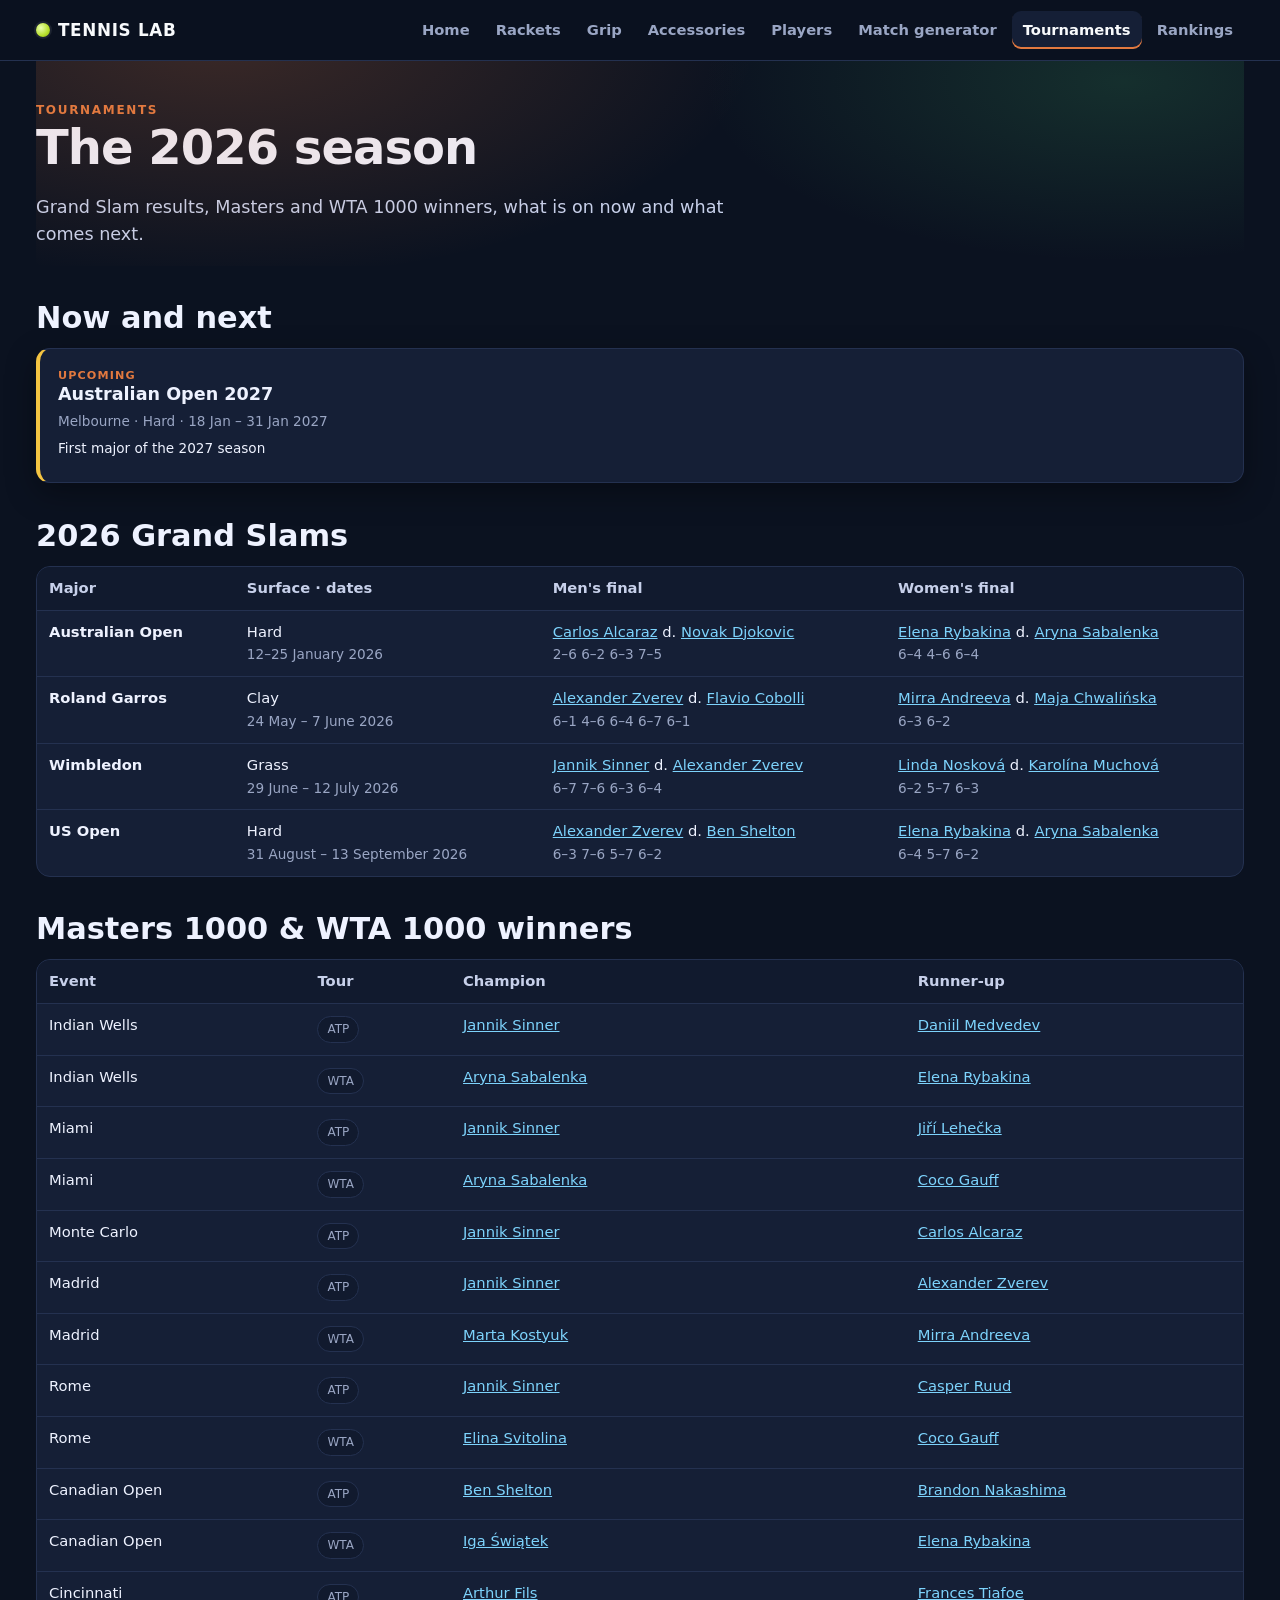
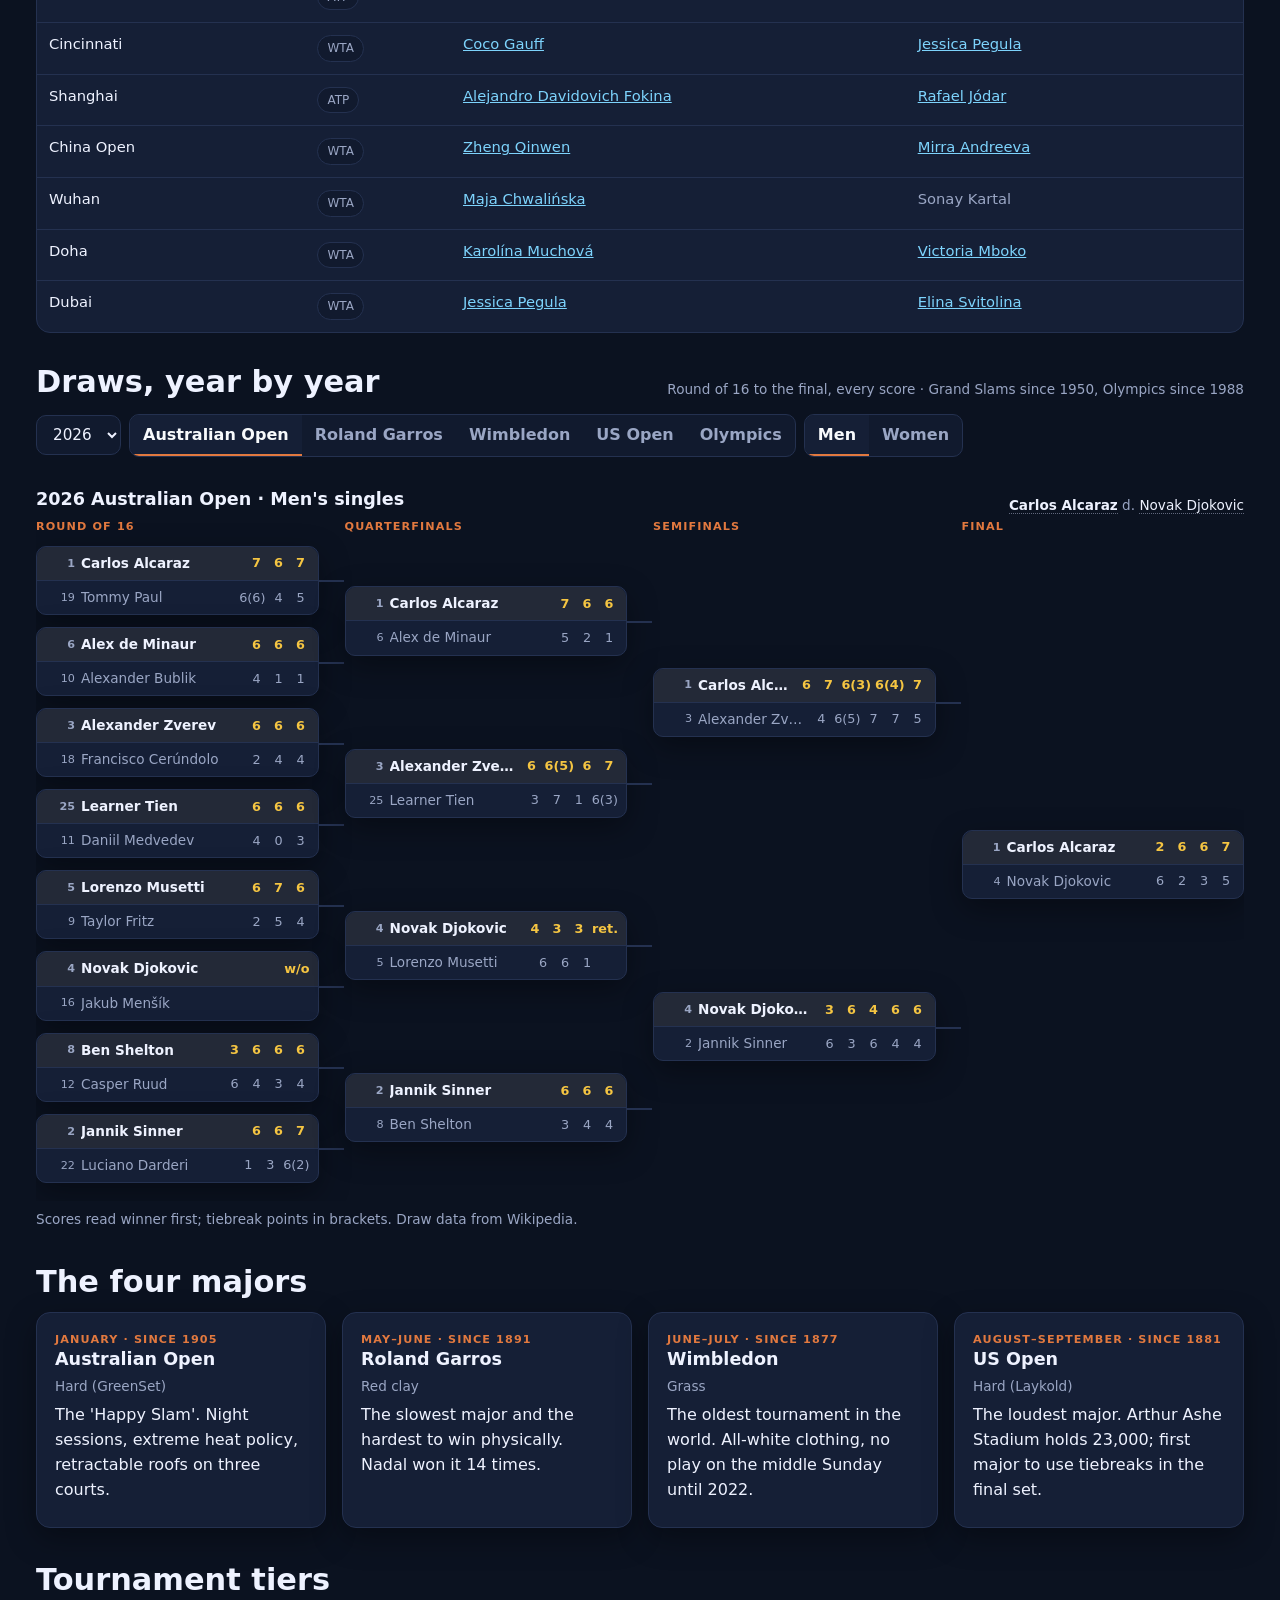
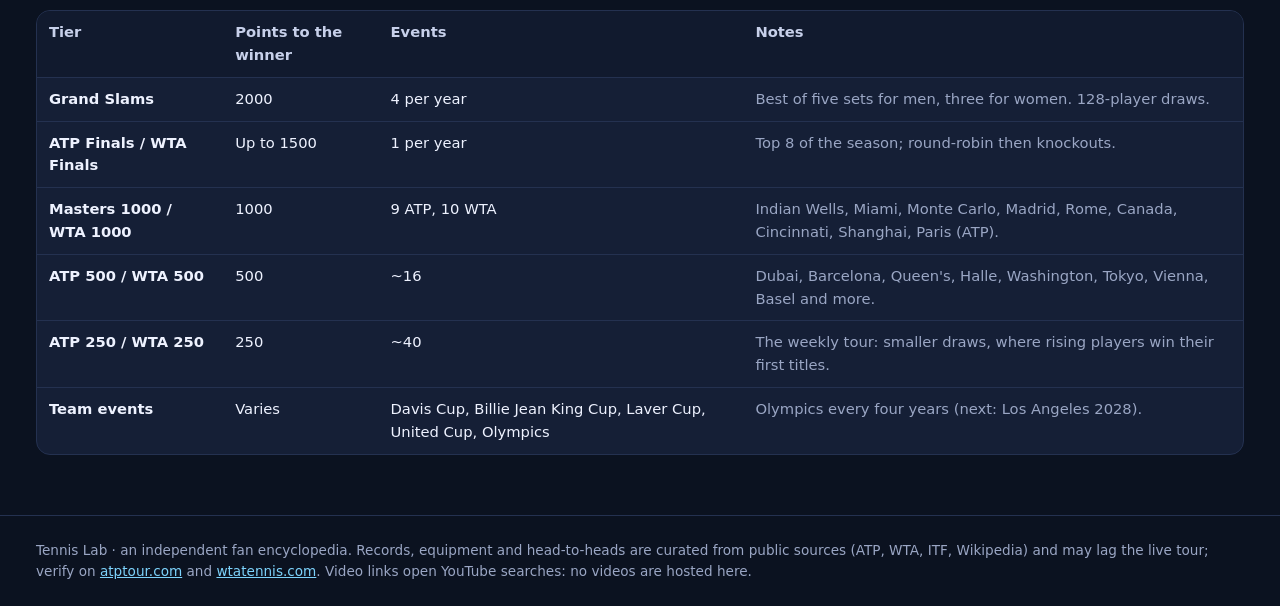
<file: tournaments.html>
<!doctype html><html lang="en"><head><meta charset="utf-8"><meta name="viewport" content="width=device-width,initial-scale=1"><link rel="icon" href="/assets/favicon.svg"><link rel="stylesheet" href="/css/style.css"><script src="/js/common.js"></script><title>Tournaments — 2026 results and calendar — Tennis Lab</title></head><body>
<div id="site-header"></div>
<main class="wrap"><section class="hero" style="padding:40px 0 10px"><div class="kicker">Tournaments</div><h1>The 2026 season</h1><p class="lead">Grand Slam results, Masters and WTA 1000 winners, what is on now and what comes next.</p></section>
<h2>Now and next</h2><div class="now" id="now"></div>
<h2>2026 Grand Slams</h2><div class="table-wrap"><table><thead><tr><th>Major</th><th>Surface · dates</th><th>Men's final</th><th>Women's final</th></tr></thead><tbody id="slams"></tbody></table></div>
<h2>Masters 1000 & WTA 1000 winners</h2><div class="table-wrap"><table><thead><tr><th>Event</th><th>Tour</th><th>Champion</th><th>Runner-up</th></tr></thead><tbody id="masters"></tbody></table></div>
<div class="section-head" id="draws"><h2>Draws, year by year</h2><span class="muted small">Round of 16 to the final, every score · Grand Slams since 1950, Olympics since 1988</span></div>
<div class="controls">
 <select id="byear"></select>
 <div class="seg" id="bev"><button class="on" data-v="ao">Australian Open</button><button data-v="rg">Roland Garros</button><button data-v="w">Wimbledon</button><button data-v="uso">US Open</button><button data-v="oly">Olympics</button></div>
 <div class="seg" id="bg"><button class="on" data-v="Men">Men</button><button data-v="Women">Women</button></div>
</div>
<div id="bracket" class="bracket-wrap"></div>

<h2>The four majors</h2><div class="grid" id="guide"></div>
<h2>Tournament tiers</h2><div class="table-wrap"><table><thead><tr><th>Tier</th><th>Points to the winner</th><th>Events</th><th>Notes</th></tr></thead><tbody id="tiers"></tbody></table></div>
</main><div id="site-footer"></div>
<script>(async()=>{const [T,P]=await TL.load('tournaments','players');const byName=Object.fromEntries(P.map(p=>[p.name,p]));const link=n=>byName[n]?`<a href="/player?id=${byName[n].id}">${TL.esc(n)}</a>`:TL.esc(n);
const today=new Date(),d=s=>new Date(s+'T00:00:00');const fmt=(a,b)=>{const o={day:'numeric',month:'short'};return d(a).toLocaleDateString('en-GB',o)+' – '+d(b).toLocaleDateString('en-GB',{...o,year:'numeric'})};
const ev=[...T.slams.map(s=>({name:s.name,city:s.city,surface:s.surface,start:s.start,end:s.end,note:'Champions: '+s.men.champion+' · '+s.women.champion})),...T.upcoming];
const live=ev.filter(e=>d(e.start)<=today&&today<=d(e.end)),next=ev.filter(e=>d(e.start)>today).sort((a,b)=>d(a.start)-d(b.start));
document.getElementById('now').innerHTML=[...live.map(e=>({...e,k:'',tag:'Happening now'})),...next.map(e=>({...e,k:'next',tag:'Upcoming'}))].map(e=>`<div class="card ${e.k}"><div class="ribbon">${e.tag}</div><h3>${TL.esc(e.name)}</h3><p class="muted small">${TL.esc(e.city)} · ${TL.esc(e.surface)} · ${fmt(e.start,e.end)}</p><p class="small">${TL.esc(e.note||'')}</p></div>`).join('');
document.getElementById('slams').innerHTML=T.slams.map(s=>`<tr><td><b>${s.name}</b></td><td>${s.surface}<br><span class="muted small">${s.dates}</span></td><td>${link(s.men.champion)} d. ${link(s.men.runnerUp)}<br><span class="muted small">${s.men.score}</span></td><td>${link(s.women.champion)} d. ${link(s.women.runnerUp)}<br><span class="muted small">${s.women.score}</span></td></tr>`).join('');
document.getElementById('masters').innerHTML=T.masters.map(m=>`<tr><td>${m.event}</td><td><span class="pill">${m.tour}</span></td><td>${link(m.champion)}</td><td class="muted">${link(m.runnerUp)}</td></tr>`).join('');
document.getElementById('guide').innerHTML=T.slamGuide.map(g=>`<div class="card"><div class="ribbon">${g.when} · since ${g.since}</div><h3>${g.name}</h3><p class="muted small">${g.surface}</p><p>${g.fact}</p></div>`).join('');
document.getElementById('tiers').innerHTML=T.tiers.map(t=>`<tr><td><b>${t.tier}</b></td><td>${t.points}</td><td>${t.events}</td><td class="muted">${t.note}</td></tr>`).join('');
// ---- Year-by-year draws (flow chart) ----
let BR={};try{[BR]=await TL.load('brackets');}catch(e){}
const EVL={ao:'Australian Open',rg:'Roland Garros',w:'Wimbledon',uso:'US Open',oly:'Olympic Games'};
const bs={year:null,ev:'ao',g:'Men'};
const keysFor=(ev,g)=>Object.keys(BR).filter(k=>BR[k].event===ev&&BR[k].gender===g);
const years=[...new Set(Object.values(BR).map(d=>d.year))].sort((a,b)=>b-a);
const ysel=document.getElementById('byear');ysel.innerHTML=years.map(y=>`<option value="${y}">${y}</option>`).join('');
function drawFor(){return keysFor(bs.ev,bs.g).filter(k=>BR[k].year===bs.year).map(k=>BR[k])}
function nearest(){const ys=keysFor(bs.ev,bs.g).map(k=>BR[k].year);if(!ys.length)return null;return ys.sort((a,b)=>Math.abs(a-bs.year)-Math.abs(b-bs.year)||b-a)[0]}
function renderBracket(){
 const box=document.getElementById('bracket');let ds=drawFor();
 if(!ds.length){const ny=nearest();if(ny!=null&&ny!==bs.year){bs.year=ny;ysel.value=ny;ds=drawFor()}}
 if(!ds.length){box.innerHTML='<p class="muted">No draw available for that combination yet.</p>';return}
 history.replaceState(null,'','?draw='+encodeURIComponent(bs.year+'|'+bs.ev+'|'+bs.g)+'#draws');
 box.innerHTML=ds.map(d=>{
  const order=['Final','Semifinal','Quarterfinal'];const r16=d.bracket.find(m=>!order.includes(m.r))?.r;const seen=new Set();const uniq=d.bracket.filter(m=>{const k=m.r+'|'+m.w;if(seen.has(k))return false;seen.add(k);return true});const cols=[r16,'Quarterfinal','Semifinal','Final'].filter(Boolean).map(r=>({r,label:r===r16?'Round of 16':r+'s',ms:uniq.filter(m=>m.r===r).slice(0,r===r16?8:r==='Quarterfinal'?4:r==='Semifinal'?2:1)}));
  const pl=n=>{const p=byName[n];return p?`<a class="plink" href="/player?id=${p.id}">${TL.esc(n)}</a>`:TL.esc(n)};
  const match=m=>{const sets=(m.s||'').split(' ').filter(Boolean);const w=[],l=[];sets.forEach(x=>{const mm=x.match(/^(\d+)–(\d+)(\(\d+\))?(.*)$/);if(mm){w.push(mm[1]+(mm[3]&&+mm[1]<+mm[2]?mm[3]:''));l.push(mm[2]+(mm[3]&&+mm[2]<+mm[1]?mm[3]:''));}else{w.push(x);l.push('')}});
   const row=(n,seed,sc,win)=>`<div class="brow ${win?'win':''}"><span class="seed">${TL.esc(seed||'')}</span><span class="nm">${pl(n)}</span><span class="sets">${sc.map(x=>`<i>${TL.esc(x)}</i>`).join('')}</span></div>`;
   return`<div class="bmatch">${row(m.w,m.ws,w,true)}${row(m.l,m.ls,l,false)}</div>`};
  const title=`${d.year} ${EVL[d.event]} · ${d.gender==='Men'?"Men's":"Women's"} singles`;
  return`<div class="bracket-card"><div class="section-head"><h3>${TL.esc(title)}</h3><span class="small"><b>${pl(d.champion)}</b> <span class="muted">d.</span> ${pl(d.runnerUp)}</span></div><div class="bracket">${cols.map(c=>`<div class="bcol"><div class="bhead">${TL.esc(c.r==='Final'?'Final':c.label)}</div>${c.ms.map(match).join('')}</div>`).join('')}</div><p class="small muted" style="margin:8px 0 0">Scores read winner first; tiebreak points in brackets. Draw data from Wikipedia.</p></div>`}).join('');
}
const q=TL.q();if(q.draw){const [y,e,g]=q.draw.split('|');bs.year=+y;bs.ev=e;bs.g=g;document.querySelectorAll('#bev button').forEach(b=>b.classList.toggle('on',b.dataset.v===e));document.querySelectorAll('#bg button').forEach(b=>b.classList.toggle('on',b.dataset.v===g));}
bs.year=bs.year||years[0];ysel.value=bs.year;
ysel.onchange=()=>{bs.year=+ysel.value;renderBracket()};
['bev','bg'].forEach(id=>document.querySelectorAll('#'+id+' button').forEach(b=>b.onclick=()=>{document.querySelectorAll('#'+id+' button').forEach(x=>x.classList.toggle('on',x===b));bs[id==='bev'?'ev':'g']=b.dataset.v;renderBracket()}));
if(years.length)renderBracket();else document.getElementById('bracket').innerHTML='<p class="muted">Draw archive not available.</p>';
if(q.draw)document.getElementById('draws').scrollIntoView();
})();</script></body></html>
</file>
<file: css/style.css>
:root{--bg:#0b1220;--bg2:#111a2e;--card:#151f36;--line:#243150;--text:#eef2ff;--muted:#9aa6c4;--clay:#e2793f;--grass:#43b36a;--sky:#7dd3fc;--chalk:#f8fafc;--gold:#f5c542;--radius:14px;--shadow:0 10px 30px rgba(0,0,0,.35)}
*{box-sizing:border-box}html{scroll-behavior:smooth}
body{margin:0;background:var(--bg);color:var(--text);font-family:Inter,system-ui,-apple-system,"Segoe UI",Roboto,sans-serif;line-height:1.55;-webkit-font-smoothing:antialiased}
a{color:var(--sky)}a:hover{color:#bae6fd}
img{max-width:100%}
h1,h2,h3{line-height:1.15;margin:0 0 .4em}h1{font-size:clamp(1.9rem,4vw,3rem);letter-spacing:-.02em}h2{font-size:clamp(1.4rem,2.6vw,1.9rem);margin-top:2.2rem}h3{font-size:1.1rem}
p{margin:.4em 0}.muted{color:var(--muted)}.small{font-size:.85rem}
.wrap{max-width:1240px;margin:0 auto;padding:0 16px}
/* header */
.site-header{position:sticky;top:0;z-index:50;background:rgba(11,18,32,.85);backdrop-filter:blur(10px);border-bottom:1px solid var(--line)}
.site-header .wrap{display:flex;align-items:center;gap:18px;height:60px}
.brand{font-weight:800;letter-spacing:.04em;text-decoration:none;color:var(--chalk);display:flex;align-items:center;gap:8px;font-size:1.05rem}
.brand .ball{width:14px;height:14px;border-radius:50%;background:radial-gradient(circle at 35% 35%,#eaffb0,#b7e02b 60%,#7fa31a);box-shadow:0 0 0 2px rgba(255,255,255,.08)}
nav.main{display:flex;gap:4px;margin-left:auto;overflow-x:auto;scrollbar-width:none}nav.main::-webkit-scrollbar{display:none}
nav.main a{color:var(--muted);text-decoration:none;padding:8px 11px;border-radius:9px;font-weight:600;font-size:.92rem;white-space:nowrap}
nav.main a:hover{color:var(--text);background:var(--bg2)}nav.main a.active{color:var(--chalk);background:var(--card);box-shadow:inset 0 -2px 0 var(--clay)}
/* hero */
.hero{padding:56px 0 30px;position:relative;overflow:hidden}
.hero::before{content:"";position:absolute;inset:0;background:radial-gradient(900px 400px at 15% -10%,rgba(226,121,63,.22),transparent 60%),radial-gradient(700px 300px at 90% 10%,rgba(67,179,106,.18),transparent 60%);pointer-events:none}
.hero .kicker{color:var(--clay);font-weight:700;letter-spacing:.14em;text-transform:uppercase;font-size:.75rem}
.hero p.lead{font-size:1.1rem;max-width:720px;color:#c7d0ea}
.court-lines{position:absolute;right:-40px;top:20px;width:420px;opacity:.14;pointer-events:none}
/* grids & cards */
.grid{display:grid;gap:16px;grid-template-columns:repeat(auto-fill,minmax(250px,1fr))}
.grid.wide{grid-template-columns:repeat(auto-fill,minmax(320px,1fr))}
.card{background:var(--card);border:1px solid var(--line);border-radius:var(--radius);padding:18px;box-shadow:var(--shadow)}
.card.link{text-decoration:none;color:inherit;display:block;transition:transform .15s,border-color .15s}.card.link:hover{transform:translateY(-2px);border-color:var(--clay)}
.card h3{display:flex;align-items:center;gap:8px}
.pill{display:inline-block;padding:3px 9px;border-radius:999px;background:var(--bg2);border:1px solid var(--line);font-size:.75rem;color:var(--muted);margin:2px 4px 2px 0;white-space:nowrap}
.pill.clay{color:#ffd9c2;border-color:rgba(226,121,63,.5)}.pill.grass{color:#c9f7d8;border-color:rgba(67,179,106,.5)}.pill.gold{color:#ffe9a3;border-color:rgba(245,197,66,.5)}
.badges{display:flex;flex-wrap:wrap;gap:4px;margin:6px 0}
.stat{font-size:1.6rem;font-weight:800;letter-spacing:-.02em}
.section-head{display:flex;align-items:end;justify-content:space-between;gap:16px;flex-wrap:wrap;margin-top:2rem}.section-head h2{margin:0}
/* tables */
.table-wrap{overflow:auto;border:1px solid var(--line);border-radius:var(--radius);background:var(--card)}
table{width:100%;border-collapse:collapse;font-size:.92rem}
th,td{padding:10px 12px;border-bottom:1px solid var(--line);text-align:left;vertical-align:top}
th{background:var(--bg2);font-weight:700;color:#c7d0ea;position:sticky;top:0;z-index:1}
tr:last-child td{border-bottom:none}
tbody tr:hover td{background:rgba(255,255,255,.025)}
td.num,th.num{text-align:right;font-variant-numeric:tabular-nums}
/* controls */
.controls{display:flex;gap:8px;flex-wrap:wrap;align-items:center;margin:14px 0}
input[type=search],select{background:var(--bg2);color:var(--text);border:1px solid var(--line);border-radius:10px;padding:9px 12px;font:inherit;font-size:.95rem}
input[type=search]{min-width:220px;flex:1}
.seg{display:inline-flex;background:var(--bg2);border:1px solid var(--line);border-radius:10px;overflow:hidden}
.seg button{background:none;border:none;color:var(--muted);padding:8px 13px;font:inherit;font-weight:600;cursor:pointer}
.seg button.on{background:var(--card);color:var(--chalk);box-shadow:inset 0 -2px 0 var(--clay)}
.btn{display:inline-flex;align-items:center;gap:6px;background:var(--clay);color:#1a0d05;border:none;border-radius:10px;padding:9px 14px;font:inherit;font-weight:700;cursor:pointer;text-decoration:none}
.btn.ghost{background:var(--bg2);color:var(--text);border:1px solid var(--line)}.btn.sm{padding:6px 10px;font-size:.85rem}
.btn:hover{filter:brightness(1.1)}
/* player card */
.player-card{display:flex;flex-direction:column;gap:6px;text-decoration:none;color:inherit}
.player-card .name{font-weight:800;font-size:1.05rem;display:flex;align-items:center;gap:8px}
.player-card .flag{font-size:1.3rem}
.slamrow{display:grid;grid-template-columns:repeat(4,1fr);gap:4px;margin-top:6px}
.slamrow div{background:var(--bg2);border-radius:8px;padding:6px 4px;text-align:center}
.slamrow b{display:block;font-size:1.05rem}.slamrow span{font-size:.65rem;color:var(--muted);letter-spacing:.06em}
.ribbon{font-size:.7rem;font-weight:700;letter-spacing:.1em;text-transform:uppercase;color:var(--clay)}
/* cross table */
.xt-wrap{overflow:auto;max-height:78vh;border:1px solid var(--line);border-radius:var(--radius);background:var(--card)}
.xt{border-collapse:separate;border-spacing:0;font-size:.78rem}
.xt th,.xt td{padding:0;border-right:1px solid var(--line);border-bottom:1px solid var(--line);white-space:nowrap}
.xt thead th{position:sticky;top:0;z-index:3;background:var(--bg2);height:112px;vertical-align:bottom;min-width:46px}
.xt thead th .rot{writing-mode:vertical-rl;transform:rotate(180deg);padding:8px 0;font-weight:600;color:#c7d0ea;display:block;max-height:110px;overflow:hidden;text-overflow:ellipsis}
.xt tbody th{position:sticky;left:0;z-index:2;background:var(--bg2);text-align:left;padding:0 10px;font-weight:600;color:#c7d0ea;min-width:150px}
.xt thead th:first-child{left:0;z-index:4}
.xt td button{width:100%;height:36px;background:none;border:none;color:var(--muted);cursor:pointer;font:inherit;font-size:.74rem}
.xt td button:hover{background:rgba(226,121,63,.22);color:var(--chalk)}
.xt td.has button{color:var(--chalk);font-weight:700;background:rgba(67,179,106,.12)}
.xt td.self{background:var(--bg2);text-align:center;color:var(--muted)}
.xt td.cur button{background:rgba(245,197,66,.14)}
.legend{display:flex;gap:14px;flex-wrap:wrap;font-size:.82rem;color:var(--muted);margin:8px 0}
.legend i{display:inline-block;width:12px;height:12px;border-radius:3px;vertical-align:-1px;margin-right:5px}
/* modal */
.modal{position:fixed;inset:0;z-index:100;background:rgba(5,9,18,.78);display:none;align-items:flex-start;justify-content:center;padding:24px 12px;overflow:auto}
.modal.open{display:flex}
.modal .box{background:var(--card);border:1px solid var(--line);border-radius:18px;max-width:900px;width:100%;box-shadow:var(--shadow);animation:pop .18s ease-out}
@keyframes pop{from{transform:translateY(10px);opacity:0}to{transform:none;opacity:1}}
.modal .head{padding:18px 20px;border-bottom:1px solid var(--line);display:flex;align-items:center;gap:12px}
.modal .head h2{margin:0;font-size:1.3rem}.modal .close{margin-left:auto;background:var(--bg2);border:1px solid var(--line);color:var(--text);border-radius:10px;width:36px;height:36px;cursor:pointer;font-size:1.1rem}
.modal .body{padding:14px 20px 20px}
.tabs{display:flex;gap:6px;flex-wrap:wrap;margin:8px 0 14px}
.tabs button{background:var(--bg2);border:1px solid var(--line);color:var(--muted);border-radius:999px;padding:6px 12px;font:inherit;font-size:.85rem;cursor:pointer}
.tabs button.on{color:var(--chalk);border-color:var(--clay);background:rgba(226,121,63,.15)}
.matchlist{list-style:none;margin:0;padding:0}
.matchlist li{display:grid;grid-template-columns:52px 1fr auto;gap:10px;align-items:center;padding:9px 6px;border-bottom:1px solid var(--line)}
.matchlist li:last-child{border-bottom:none}
.matchlist .yr{font-weight:800;color:var(--gold)}.matchlist .ev{font-weight:600}.matchlist .sc{color:var(--muted);font-size:.85rem}
.matchlist a.yt{background:#ff0033;color:#fff;border-radius:8px;padding:5px 9px;font-size:.78rem;font-weight:700;text-decoration:none;white-space:nowrap}
.searchall{display:flex;gap:8px;flex-wrap:wrap;margin:10px 0}
.searchall a{background:var(--bg2);border:1px solid var(--line);border-radius:999px;padding:6px 12px;font-size:.82rem;text-decoration:none;color:var(--text)}
/* profile */
.profile-head{display:grid;grid-template-columns:1fr;gap:18px;margin-top:24px}
@media(min-width:800px){.profile-head{grid-template-columns:1.4fr 1fr}}
.kv{display:grid;grid-template-columns:auto 1fr;gap:6px 14px;font-size:.92rem}.kv dt{color:var(--muted)}.kv dd{margin:0}
.bigslams{display:grid;grid-template-columns:repeat(5,1fr);gap:8px;margin:12px 0}
.bigslams div{background:var(--bg2);border:1px solid var(--line);border-radius:12px;padding:10px 6px;text-align:center}
.bigslams b{display:block;font-size:1.5rem}.bigslams span{font-size:.7rem;color:var(--muted);letter-spacing:.06em}
/* shot cards */
.shot{display:grid;grid-template-columns:1fr;gap:16px;margin-top:16px}
@media(min-width:900px){.shot{grid-template-columns:1.15fr 1fr}}
.anim{background:#0d1526;border:1px solid var(--line);border-radius:12px;overflow:hidden}
.anim svg.fig{width:100%;height:auto;display:block;background:linear-gradient(180deg,#0d1526 0%,#0d1526 84%,#1d2a42 84.5%,#1d2a42 100%)}
.anim .bar{display:flex;align-items:center;gap:8px;padding:8px 10px;border-top:1px solid var(--line);flex-wrap:wrap}
.anim .bar input[type=range]{flex:1;min-width:120px;accent-color:var(--clay)}
.phases{display:flex;gap:4px;flex-wrap:wrap;padding:0 10px 10px}
.phases button{flex:1;min-width:70px;background:var(--bg2);border:1px solid var(--line);color:var(--muted);border-radius:8px;padding:6px 4px;font:inherit;font-size:.72rem;cursor:pointer}
.phases button.on{color:var(--chalk);border-color:var(--clay);background:rgba(226,121,63,.18)}
.caption{min-height:3.2em;padding:8px 12px;font-size:.9rem;color:#dbe3fb;border-top:1px solid var(--line)}
.foot{display:grid;grid-template-columns:110px 1fr;gap:12px;align-items:start;margin-top:10px}
.foot svg{width:110px;height:110px;background:var(--bg2);border-radius:10px;border:1px solid var(--line)}
.stars{color:var(--gold);letter-spacing:2px}
ul.cues{padding-left:18px;margin:6px 0}ul.cues li{margin:4px 0}
/* grip */
.bevel{width:150px;height:150px;flex:none}
.gripcard{display:grid;grid-template-columns:150px 1fr;gap:16px}
@media(max-width:600px){.gripcard{grid-template-columns:1fr}}
.matrix td{text-align:center}.matrix .y{color:var(--grass);font-weight:800}.matrix .m{color:var(--gold)}
/* home now */
.now{display:grid;gap:12px;grid-template-columns:repeat(auto-fit,minmax(240px,1fr))}
.now .card{border-left:4px solid var(--grass)}.now .card.next{border-left-color:var(--gold)}.now .card.done{border-left-color:var(--muted)}
footer{margin-top:60px;border-top:1px solid var(--line);padding:24px 0;color:var(--muted);font-size:.85rem}
.notice{background:var(--bg2);border:1px solid var(--line);border-radius:12px;padding:12px 14px;font-size:.88rem;color:#c7d0ea}
@media(max-width:640px){.site-header .wrap{height:auto;flex-wrap:wrap;padding:8px 16px}nav.main{margin-left:0;width:100%}}
/* 3D animation */
.anim3d .stage{position:relative;background:#0b1220}.anim3d canvas{display:block}
.anim3d .bar .views{margin-left:auto}.anim3d .bar .views button{padding:5px 9px;font-size:.78rem}
.anim3d .stage::after{content:"drag to orbit";position:absolute;right:10px;top:8px;font-size:.7rem;color:#6b7a9c;pointer-events:none}
/* video embeds */
.yt{position:relative;aspect-ratio:16/9;background:#000;border-radius:12px;overflow:hidden;border:1px solid var(--line)}
.yt img,.yt iframe{position:absolute;inset:0;width:100%;height:100%;object-fit:cover;border:0}
.yt .ytplay{position:absolute;left:50%;top:50%;transform:translate(-50%,-50%);width:64px;height:44px;border-radius:12px;background:#ff0033;color:#fff;border:none;font-size:1.2rem;cursor:pointer;box-shadow:0 6px 20px rgba(0,0,0,.5)}
.yt .ytplay:hover{background:#ff2a55}
.yt .yttitle{position:absolute;left:0;right:0;bottom:0;padding:8px 10px;font-size:.78rem;background:linear-gradient(transparent,rgba(0,0,0,.85));color:#fff}
.yt.loop::after{content:"GIF loop · muted";position:absolute;top:8px;left:8px;font-size:.68rem;background:rgba(0,0,0,.6);color:#fff;padding:2px 7px;border-radius:999px}
.vidgrid{display:grid;gap:12px;grid-template-columns:repeat(auto-fill,minmax(260px,1fr));margin:10px 0}
.shotmedia{display:grid;gap:12px;grid-template-columns:1fr 1fr;margin-top:12px}
@media(max-width:700px){.shotmedia{grid-template-columns:1fr}}
.loopctl{display:flex;gap:8px;align-items:center;font-size:.8rem;color:var(--muted);margin-top:6px}
.loopctl input{width:64px;background:var(--bg2);color:var(--text);border:1px solid var(--line);border-radius:8px;padding:4px 6px;font:inherit}
.buy{display:flex;gap:6px;flex-wrap:wrap;margin-top:8px}
.buy a{font-size:.78rem;text-decoration:none;border:1px solid var(--line);border-radius:999px;padding:4px 10px;color:var(--text);background:var(--bg2)}
.buy a.amz{border-color:rgba(245,197,66,.6);color:#ffe9a3}
.anim3d .attrib{margin:0;padding:6px 10px 9px;font-size:.72rem;color:#7d8bab;border-top:1px solid var(--line)}.anim3d .attrib a{color:inherit}
.shotvideo .loopbox{margin-top:4px}

/* player-name links */
.plink{color:inherit;text-decoration:none;border-bottom:1px dotted rgba(199,208,234,.45)}.plink:hover{color:var(--clay);border-bottom-color:var(--clay)}
.xt thead th a.rot{border-bottom:0;text-decoration:none}.xt thead th a.rot:hover{color:var(--clay)}
.plink-inline{color:var(--clay);cursor:pointer}.plink-inline:hover{text-decoration:underline}

/* ---- Match generator ---- */
.gen-controls{margin-top:10px}.gen-row{display:flex;flex-wrap:wrap;gap:14px;align-items:flex-end;margin-bottom:12px}.gen-row:last-child{margin-bottom:0}
.gen-field{display:flex;flex-direction:column;gap:6px;flex:1 1 220px}.gen-field input{background:var(--bg2);border:1px solid var(--line);color:var(--text);border-radius:10px;padding:10px 12px;font:inherit;font-size:1rem}
.gen-field input:focus{outline:2px solid var(--clay);border-color:var(--clay)}.gen-vs{font-weight:900;color:var(--muted);padding-bottom:12px;font-style:italic}
.gen-actions{align-items:center}.btn.sm{padding:6px 10px;font-size:.8rem}
.stage{display:grid;grid-template-columns:1fr auto 1fr;gap:12px;align-items:stretch;margin:22px 0 10px;perspective:1200px}
@media(max-width:760px){.stage{grid-template-columns:1fr}.vsflash{justify-self:center}}
.fighter-slot{min-height:200px}
.fighter{position:relative;height:100%;min-height:360px;border-radius:16px;border:1px solid var(--line);background:linear-gradient(160deg,#1a2744,#0b1220);background-size:cover;background-position:center 20%;padding:18px 18px 16px;display:flex;flex-direction:column;gap:8px;overflow:hidden;box-shadow:var(--shadow);opacity:0;transform:translateY(-70px) scale(.85) rotateX(18deg);transition:transform .55s cubic-bezier(.2,1.4,.3,1),opacity .4s}
.fighter.in{opacity:1;transform:none}.fighter::before{content:"";position:absolute;inset:0;background:repeating-linear-gradient(0deg,rgba(255,255,255,.025) 0 2px,transparent 2px 4px);pointer-events:none}
.fighter.atp{box-shadow:0 0 0 1px rgba(125,211,252,.25),0 20px 40px rgba(0,0,0,.5)}.fighter.wta{box-shadow:0 0 0 1px rgba(226,121,63,.35),0 20px 40px rgba(0,0,0,.5)}
.fighter.empty{align-items:center;justify-content:center;opacity:1;transform:none;border-style:dashed;background:var(--bg2)}.fighter .qmark{font-size:4rem;font-weight:900;color:var(--line)}
.fighter .bigflag{position:absolute;right:-6px;top:-18px;font-size:7rem;opacity:.18;filter:grayscale(.2);pointer-events:none}
.fighter .fname{display:flex;flex-direction:column;line-height:.95;margin-top:auto}.fighter .first{font-size:1rem;font-weight:600;color:var(--muted);letter-spacing:.08em;text-transform:uppercase}
.fighter .lastname{font-size:clamp(2rem,5vw,3.2rem);font-weight:900;letter-spacing:-.02em;text-transform:uppercase;text-shadow:0 4px 18px rgba(0,0,0,.6)}
.fighter .ftag{font-size:.85rem;color:#c7d0ea;font-style:italic}.fighter .fmeta{display:flex;flex-wrap:wrap}.pill.gold{color:var(--gold);border-color:var(--gold)}
.fighter .bars{display:grid;gap:5px;margin-top:6px}.fighter .bar{display:grid;grid-template-columns:78px 1fr 30px;align-items:center;gap:8px;font-size:.72rem;font-weight:700;text-transform:uppercase;letter-spacing:.06em;color:#c7d0ea}
.fighter .bar b{text-align:right;color:var(--chalk);font-size:.8rem}.fighter .track{height:10px;background:rgba(0,0,0,.45);border:1px solid rgba(255,255,255,.12);border-radius:3px;overflow:hidden;transform:skewX(-14deg)}
.fighter .track i{display:block;height:100%;width:0;background:linear-gradient(90deg,#e2793f,#f5c542 70%,#43b36a);box-shadow:0 0 12px rgba(245,197,66,.6);transition:width .9s cubic-bezier(.2,.9,.2,1);transition-delay:var(--d,0ms)}
.fighter.in .track i{width:var(--w)}
.vsflash{align-self:center;font-size:2.6rem;font-weight:900;font-style:italic;color:var(--gold);text-shadow:0 0 20px rgba(245,197,66,.7),0 4px 0 #7a4b00;padding:0 8px}
.vsflash.hit{animation:vshit .6s cubic-bezier(.2,1.6,.3,1)}@keyframes vshit{0%{transform:scale(3) rotate(-12deg);opacity:0}60%{transform:scale(.9) rotate(4deg);opacity:1}100%{transform:none}}
.pill.clay{color:var(--clay);border-color:var(--clay)}.pill.grass{color:var(--grass);border-color:var(--grass)}.pill.hard,.pill.indoor{color:var(--sky);border-color:var(--sky)}.pill.mixed{color:var(--gold);border-color:var(--gold)}
.yearhead{margin:22px 0 10px;padding-bottom:6px;border-bottom:1px solid var(--line);font-size:1.3rem}
.mgrid{display:grid;grid-template-columns:repeat(auto-fill,minmax(300px,1fr));gap:14px}
.mcard{background:var(--card);border:1px solid var(--line);border-radius:var(--radius);padding:14px;display:flex;flex-direction:column;gap:10px}
.mcard.big{border-color:var(--gold);box-shadow:0 0 0 1px rgba(245,197,66,.3),var(--shadow)}.mcard .mhead{display:flex;gap:12px;align-items:flex-start}
.mcard .yr{font-weight:900;font-size:1.2rem;color:var(--gold);min-width:52px}.mcard .mvid{max-width:640px}.mcard.big .mvid{max-width:none}
.mcard .searchall.small a{font-size:.78rem}

/* ---- Grand Slam runs ---- */
.slamruns{display:grid;gap:10px}.slamrun{padding:0}.slamrun summary{list-style:none;cursor:pointer;display:flex;flex-wrap:wrap;align-items:center;gap:10px;padding:12px 14px}.slamrun summary::-webkit-details-marker{display:none}
.slamrun summary .yr{font-weight:900;color:var(--gold);font-size:1.1rem;min-width:46px}.slamrun summary .ev{font-weight:700}.slamrun summary .pill{margin-left:auto}
.slamrun[open] summary{border-bottom:1px solid var(--line)}.slamrun.lostfinal summary .yr{color:var(--muted)}
.road{width:100%;border-collapse:collapse;font-size:.9rem}.road td{padding:7px 14px;border-bottom:1px solid var(--line)}.road tr:last-child td{border-bottom:0}.road .rd{color:var(--muted);white-space:nowrap;width:120px}.road .sc{text-align:right;white-space:nowrap;font-variant-numeric:tabular-nums}
.road tr.fin td{background:rgba(245,197,66,.07)}.road tr.lost .sc{color:var(--muted)}.slamrun .searchall{padding:8px 14px 12px}

/* ---- Year-by-year draws (bracket flow chart) ---- */
.bracket-card{margin-top:14px}
.bracket{display:flex;overflow-x:auto;padding:6px 0 12px;align-items:stretch}
.bcol{display:flex;flex-direction:column;justify-content:space-around;min-width:250px;flex:1;position:relative;padding:18px 26px 0 0}
.bcol:last-child{padding-right:0}.bhead{position:absolute;top:-4px;left:0;font-size:.7rem;font-weight:700;letter-spacing:.1em;text-transform:uppercase;color:var(--clay)}
.bmatch{background:var(--card);border:1px solid var(--line);border-radius:10px;overflow:visible;position:relative;margin:6px 0;font-size:.85rem;box-shadow:var(--shadow)}
.bcol:not(:last-child) .bmatch::after{content:"";position:absolute;left:100%;top:50%;width:26px;border-top:2px solid var(--line)}
.brow{display:grid;grid-template-columns:30px 1fr auto;align-items:center;gap:6px;padding:6px 8px;border-bottom:1px solid var(--line);color:var(--muted)}
.brow:last-child{border-bottom:0;border-radius:0 0 10px 10px}.brow.win{color:var(--text);font-weight:700;background:rgba(245,197,66,.06);border-radius:10px 10px 0 0}
.brow .seed{font-size:.7rem;color:var(--muted);text-align:right}.brow .nm{white-space:nowrap;overflow:hidden;text-overflow:ellipsis}.brow .nm .plink{border-bottom:0}
.brow .sets{display:flex;gap:4px}.brow .sets i{font-style:normal;min-width:18px;text-align:center;font-variant-numeric:tabular-nums;font-size:.8rem}
.brow.win .sets i{color:var(--gold)}

/* install button */
.install-btn{margin-left:auto;background:var(--clay);color:#1a0d05;border:0;border-radius:999px;padding:7px 12px;font:inherit;font-weight:700;font-size:.8rem;cursor:pointer;white-space:nowrap}.install-btn[hidden]{display:none}
@media(max-width:640px){.install-btn{margin-left:0}}
</file>
